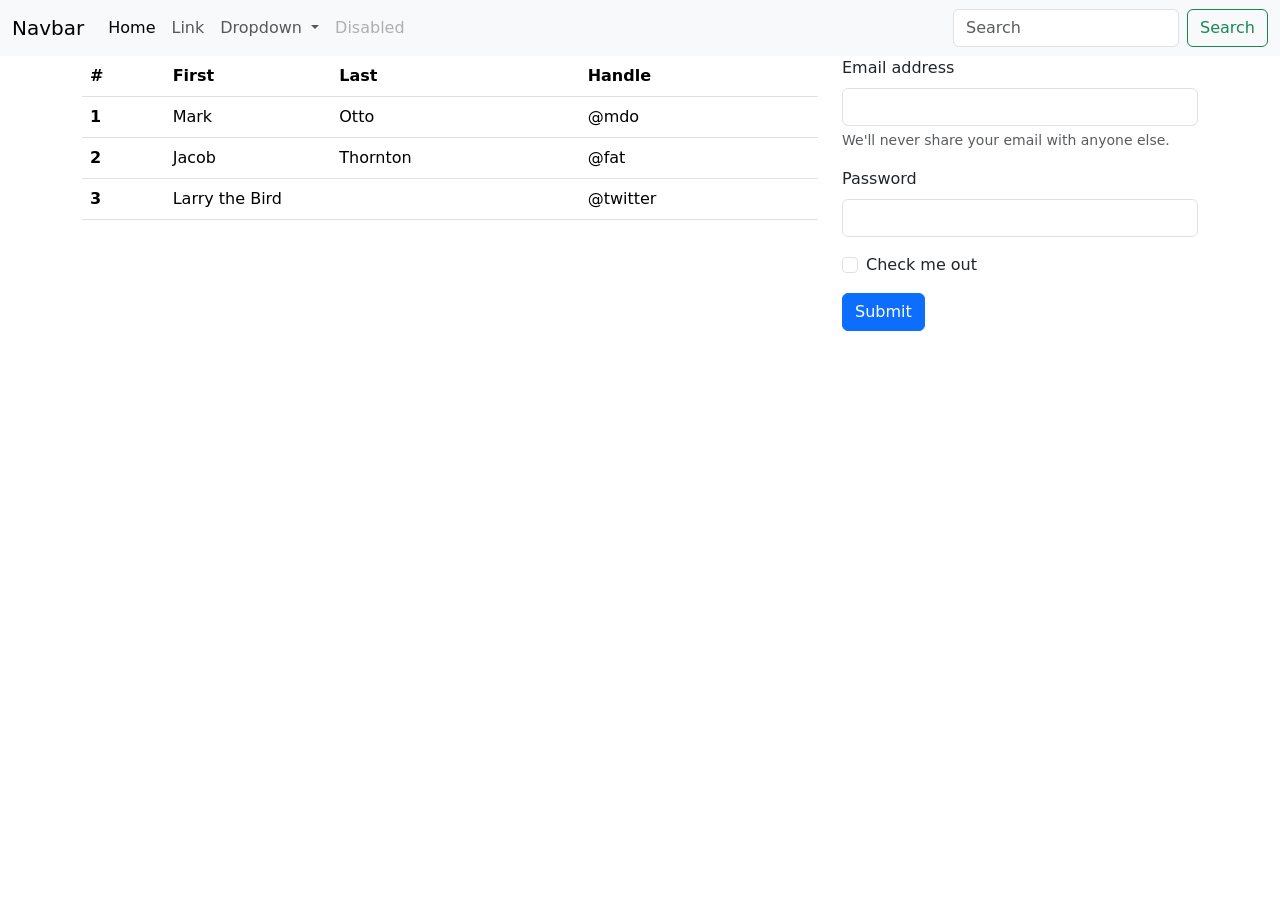
<file: index.html>
<!DOCTYPE html>
<html lang="en">
<head>
    <meta charset="UTF-8">
    <meta http-equiv="X-UA-Compatible" content="IE=edge">
    <meta name="viewport" content="width=device-width, initial-scale=1.0">
    <title>Document</title>
    <!-- CSS only -->
    <link href="https://cdn.jsdelivr.net/npm/bootstrap@5.1.3/dist/css/bootstrap.min.css" rel="stylesheet" integrity="sha384-1BmE4kWBq78iYhFldvKuhfTAU6auU8tT94WrHftjDbrCEXSU1oBoqyl2QvZ6jIW3" crossorigin="anonymous">
    <style>
        .colorInst {
            background-color: aqua;
        }
    </style>
</head>
<body>
    <header>
        <nav class="navbar navbar-expand-lg navbar-light bg-light">
            <div class="container-fluid">
              <a class="navbar-brand" href="#">Navbar</a>
              <button class="navbar-toggler" type="button" data-bs-toggle="collapse" data-bs-target="#navbarSupportedContent" aria-controls="navbarSupportedContent" aria-expanded="false" aria-label="Toggle navigation">
                <span class="navbar-toggler-icon"></span>
              </button>
              <div class="collapse navbar-collapse" id="navbarSupportedContent">
                <ul class="navbar-nav me-auto mb-2 mb-lg-0">
                  <li class="nav-item">
                    <a class="nav-link active" aria-current="page" href="#">Home</a>
                  </li>
                  <li class="nav-item">
                    <a class="nav-link" href="#">Link</a>
                  </li>
                  <li class="nav-item dropdown">
                    <a class="nav-link dropdown-toggle" href="#" id="navbarDropdown" role="button" data-bs-toggle="dropdown" aria-expanded="false">
                      Dropdown
                    </a>
                    <ul class="dropdown-menu" aria-labelledby="navbarDropdown">
                      <li><a class="dropdown-item" href="#">Action</a></li>
                      <li><a class="dropdown-item" href="#">Another action</a></li>
                      <li><hr class="dropdown-divider"></li>
                      <li><a class="dropdown-item" href="#">Something else here</a></li>
                    </ul>
                  </li>
                  <li class="nav-item">
                    <a class="nav-link disabled">Disabled</a>
                  </li>
                </ul>
                <form class="d-flex">
                  <input class="form-control me-2" type="search" placeholder="Search" aria-label="Search">
                  <button class="btn btn-outline-success" type="submit">Search</button>
                </form>
              </div>
            </div>
          </nav>
    </header>
    
    <main>
        <section>
            <div class="container">
                <div class="row">
                    <div class="col-sm-12 col-md-6 col-lg-8">
                        <table class="table">
                            <thead>
                              <tr>
                                <th scope="col">#</th>
                                <th scope="col">First</th>
                                <th scope="col">Last</th>
                                <th scope="col">Handle</th>
                              </tr>
                            </thead>
                            <tbody>
                              <tr>
                                <th scope="row">1</th>
                                <td>Mark</td>
                                <td>Otto</td>
                                <td>@mdo</td>
                              </tr>
                              <tr>
                                <th scope="row">2</th>
                                <td>Jacob</td>
                                <td>Thornton</td>
                                <td>@fat</td>
                              </tr>
                              <tr>
                                <th scope="row">3</th>
                                <td colspan="2">Larry the Bird</td>
                                <td>@twitter</td>
                              </tr>
                            </tbody>
                          </table>
                    </div>
                    <div class="col">
                        <form>
                            <div class="mb-3">
                              <label for="exampleInputEmail1" class="form-label">Email address</label>
                              <input type="email" class="form-control" id="exampleInputEmail1" aria-describedby="emailHelp">
                              <div id="emailHelp" class="form-text">We'll never share your email with anyone else.</div>
                            </div>
                            <div class="mb-3">
                              <label for="exampleInputPassword1" class="form-label">Password</label>
                              <input type="password" class="form-control" id="exampleInputPassword1">
                            </div>
                            <div class="mb-3 form-check">
                              <input type="checkbox" class="form-check-input" id="exampleCheck1">
                              <label class="form-check-label" for="exampleCheck1">Check me out</label>
                            </div>
                            <button type="submit" class="btn btn-primary">Submit</button>
                          </form>
                    </div>
                </div>
            </div>
        </section>        
    </main>
    <!-- JavaScript Bundle with Popper -->
    <script src="https://cdn.jsdelivr.net/npm/bootstrap@5.1.3/dist/js/bootstrap.bundle.min.js" integrity="sha384-ka7Sk0Gln4gmtz2MlQnikT1wXgYsOg+OMhuP+IlRH9sENBO0LRn5q+8nbTov4+1p" crossorigin="anonymous"></script>
</body>
</html>
</file>
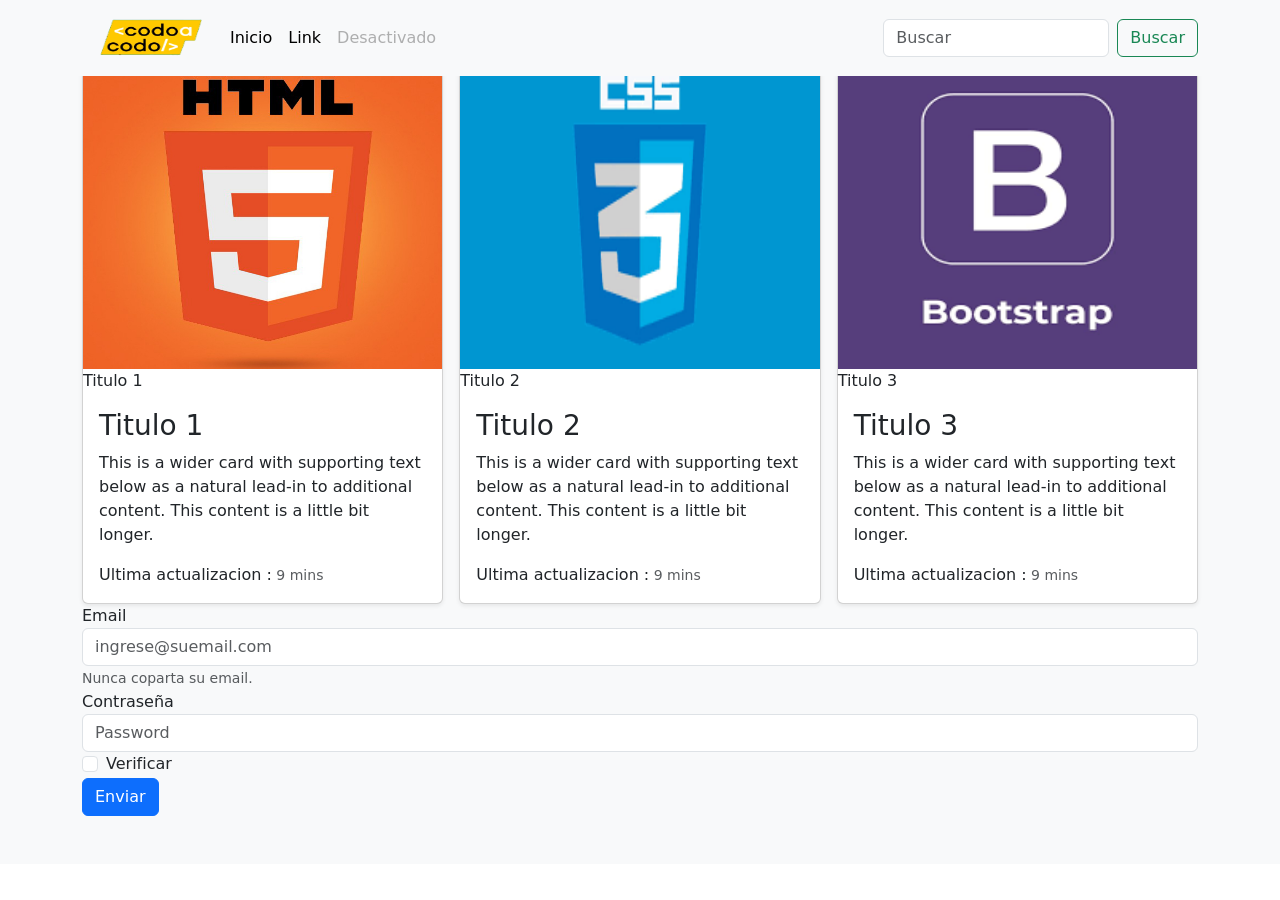
<file: Actividad práctica obligatoria/index.html>
<!DOCTYPE html>
<html lang="es">
<head>
    <meta charset="UTF-8">
    <meta http-equiv="X-UA-Compatible" content="IE=edge">
    <meta name="viewport" content="width=device-width, initial-scale=1.0">
    <link href="https://cdn.jsdelivr.net/npm/bootstrap@5.1.3/dist/css/bootstrap.min.css" rel="stylesheet">
    <script src="https://cdn.jsdelivr.net/npm/bootstrap@5.1.3/dist/js/bootstrap.bundle.min.js"></script>
    <title>Sitio con Bootstrap</title>
</head>




<body>
    <header>
        <nav class="navbar navbar-expand-md navbar-light fixed-top bg-light">     
        
          <div class="container">
            <img src="img/codoacodo.png" alt="" width="140" height="60"class="d-inline-block align-text-top">
            <button class="navbar-toggler" type="button" data-bs-toggle="collapse" data-bs-target="#navbarCollapse" aria-controls="navbarCollapse" aria-expanded="false" aria-label="Toggle navigation">
              <span class="navbar-toggler-icon"></span>
            </button>
            <div class="collapse navbar-collapse" id="navbarCollapse">
              <ul class="navbar-nav me-auto mb-2 mb-md-0">
              
                <li class="nav-item">
                  <a class="nav-link active" aria-current="page" href="#">Inicio</a>
                </li>
                <li class="nav-item">
                  <a class="nav-link active" aria-current="page" href="#">Link</a>
                </li>
                <li class="nav-item">
                  <a class="nav-link disabled" aria-current="page" href="#">Desactivado</a>
                </li>
            
              </ul>
              <form class="d-flex">
                <input class="form-control me-2" type="search" placeholder="Buscar" aria-label="Search">
                <button class="btn btn-outline-success" type="submit">Buscar</button>
              </form>
            </div>
          </div>
        </nav>
      </header>
      <main>

        <style>
            .bd-placeholder-img {
              font-size: 1.125rem;
              text-anchor: middle;
              -webkit-user-select: none;
              -moz-user-select: none;
              user-select: none;
            }
        
            @media (min-width: 768px) {
              .bd-placeholder-img-lg {
                font-size: 3.5rem;
              }
            }
          </style>

      <div class="album py-5 bg-light">
        <div class="container">
    
          <div class="row row-cols-1 row-cols-sm-2 row-cols-md-3 g-3">
            <div class="col">
              <div class="card shadow-sm">
                <img class="bd-placeholder-img card-img-top" width="100%" height="320" src="img/HTML5.jpg" role="img" aria-label="Placeholder: Thumbnail" preserveAspectRatio="" focusable="false"><title>Placeholder</title><rect width="100%" height="100%" fill="#55595c"/><text x="50%" y="50%" fill="#eceeef" dy=".3em">Titulo 1</text></img>
    
                <div class="card-body">                    
                    <h3 class="card-text">Titulo 1</h2>
                  <p class="card-text">This is a wider card with supporting text below as a natural lead-in to additional content. This content is a little bit longer.</p>
                  <div class="d-flex justify-content-between align-items-center">
                    <p class="card-text">Ultima actualizacion :<small class="text-muted"> 9 mins</small></p>
                    
                  </div>
                </div>
              </div>
            </div>
            <div class="col">
              <div class="card shadow-sm">
                <img class="bd-placeholder-img card-img-top" width="" height="320" src="img/css3.png" role="img" aria-label="Placeholder: Thumbnail" preserveAspectRatio="" focusable="false"><title>Placeholder</title><rect width="100%" height="100%" fill="#55595c"/><text x="50%" y="50%" fill="#eceeef" dy=".3em">Titulo 2</text></img>
    
                <div class="card-body">
                    <h3 class="card-text">Titulo 2</h3>
                  <p class="card-text">This is a wider card with supporting text below as a natural lead-in to additional content. This content is a little bit longer.</p>
                  <div class="d-flex justify-content-between align-items-center">
                    
                    <p class="card-text">Ultima actualizacion :<small class="text-muted"> 9 mins</small></p>
                  </div>
                </div>
              </div>
            </div>
            <div class="col">
              <div class="card shadow-sm">
                <img class="bd-placeholder-img card-img-top" width="100%" height="320" src="img/bootstrap.png" role="img" aria-label="Placeholder: Thumbnail" preserveAspectRatio="" focusable="false"><title>Placeholder</title><rect width="100%" height="100%" fill="#55595c"/><text x="50%" y="50%" fill="#eceeef" dy=".3em">Titulo 3</text></img>
    
                <div class="card-body">
                    <h3 class="card-text">Titulo 3</h3>
                  <p class="card-text">This is a wider card with supporting text below as a natural lead-in to additional content. This content is a little bit longer.</p>
                  <div class="d-flex justify-content-between align-items-center">
                    
                    <p class="card-text">Ultima actualizacion :<small class="text-muted"> 9 mins</small></p>
                  </div>
                </div>
              </div>
            </div>
        </div>
        <form>
            <div class="form-group">
              <label for="exampleInputEmail1">Email</label>
              <input type="email" class="form-control" id="exampleInputEmail1" aria-describedby="emailHelp" placeholder="ingrese@suemail.com">
              <small id="emailHelp" class="form-text text-muted">Nunca coparta su email.</small>
            </div>
            <div class="form-group">
              <label for="exampleInputPassword1">Contraseña</label>
              <input type="password" class="form-control" id="exampleInputPassword1" placeholder="Password">
            </div>
            <div class="form-check">
              <input type="checkbox" class="form-check-input" id="exampleCheck1">
              <label class="form-check-label" for="exampleCheck1">Verificar</label>
            </div>
            <button type="submit" class="btn btn-primary">Enviar</button>
          </form>
    </div>

</main>

</body>
</html>
</file>
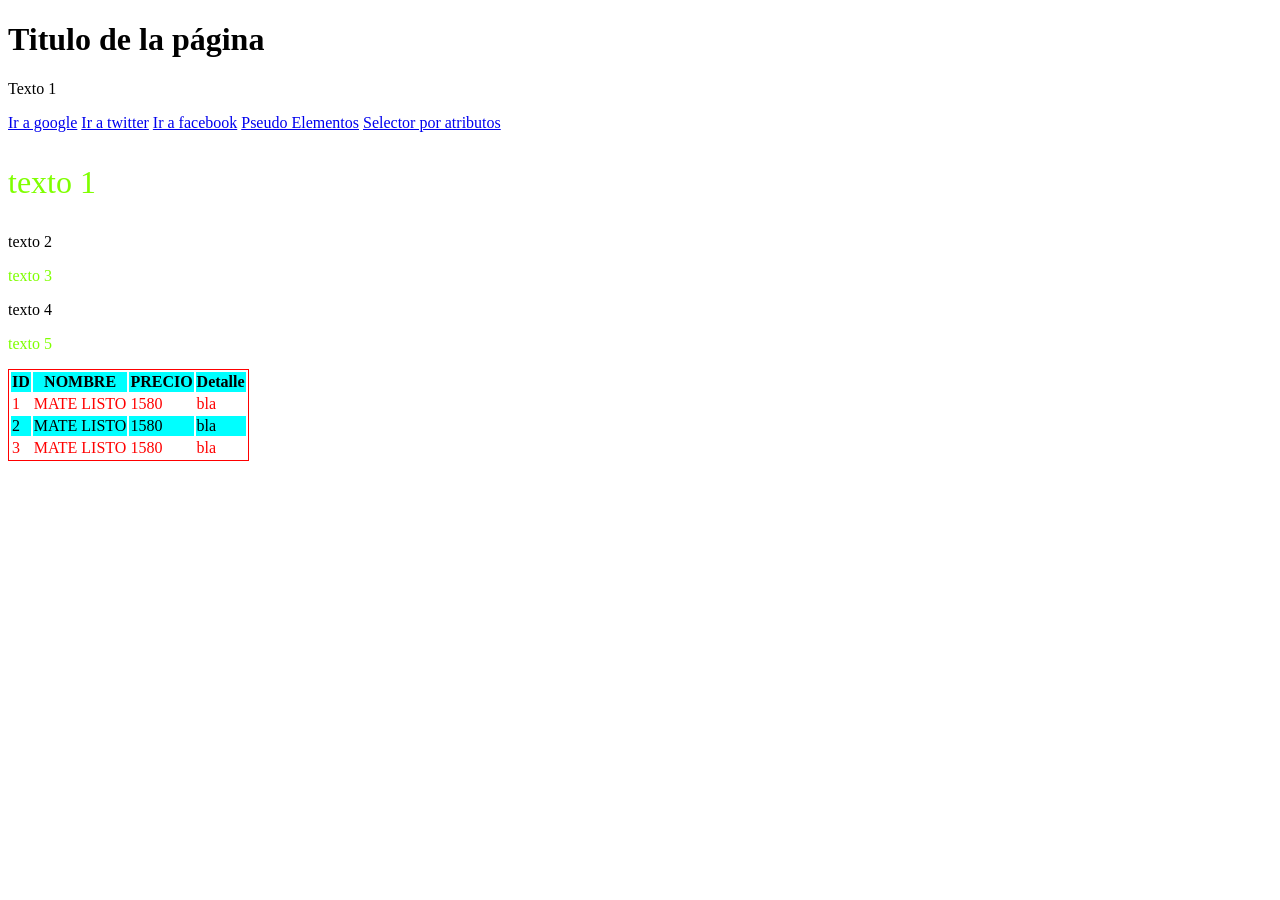
<file: clase10/index.html>
<!DOCTYPE html>
<html lang="en">
<head>
    <meta charset="UTF-8">
    <meta http-equiv="X-UA-Compatible" content="IE=edge">
    <meta name="viewport" content="width=device-width, initial-scale=1.0">
    <title>Document</title>
    <style>
        /*pseudo clases*/
        /*visited*/
        a:visited {
            color: aquamarine;
        }

        /*pasar el mouse por arriba*/
        a:hover {
            color:blueviolet;
            font-size: 18px;
            text-decoration: line-through;
        }
        /*active*/
        a:active {
            color:green;
            text-transform: uppercase;
        }

        /*nth-child(n)*/
        div p:nth-child(1) {
            color: green;
            font-size: 2em;
        }

        div p:nth-child(odd) {
            color: chartreuse;
        }

        /*table*/
        table {
            border: 1px solid red;
        }

        /*rodrigo */
        table tr:nth-child(even) {
            color:red
        }
        table tr:nth-child(odd) {
            background-color:aqua
        }

        /*
            especificidad
            !important
        */
    </style>
</head>
<body>
    
    <main>
        <h1>Titulo de la página</h1>        
        <section>
            <p>Texto 1</p>            
            <a href="http://www.google.com.ar">Ir a google</a>
            <a href="http://www.twitter.com">Ir a twitter</a>
            <a href="http://www.facebook.com">Ir a facebook</a>
            <a href="pseudoelementos.html">Pseudo Elementos</a>
            <a href="selectorporatr.html">Selector por atributos</a>
        </section>

        <section>
            <div>
                <p>texto 1</p>
                <p>texto 2</p>
                <p>texto 3</p>
                <p>texto 4</p>
                <p>texto 5</p>
            </div>

            <table>
                <tr class="titulos">
                    <th>ID</th>
                    <th>NOMBRE</th>
                    <th>PRECIO</th>
                    <th>Detalle</th>
                </tr>
                <tr class="registros">
                    <td>1</td>
                    <td>MATE LISTO</td>
                    <td>1580</td>
                    <td>bla</td>
                </tr>
                <tr class="registros">
                    <td>2</td>
                    <td>MATE LISTO</td>
                    <td>1580</td>
                    <td>bla</td>
                </tr>
                <tr class="registros">
                    <td>3</td>
                    <td>MATE LISTO</td>
                    <td>1580</td>
                    <td>bla</td>
                </tr>
            </table>
        </section>
    </main>
</body>
</html>
</file>
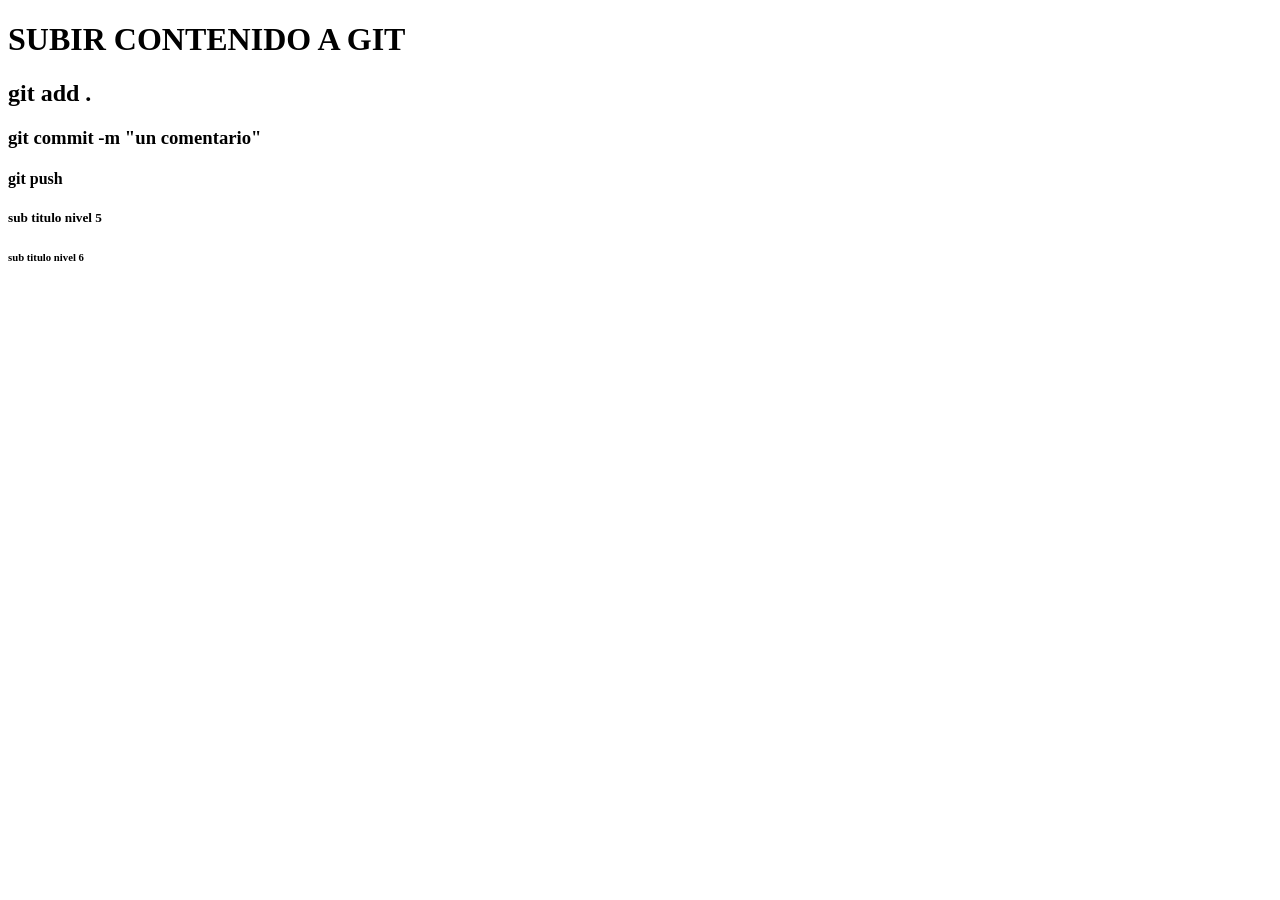
<file: Clase2/index.html>
<!DOCTYPE html>
<html lang="en">
<head>
    <meta charset="UTF-8">
    <meta http-equiv="X-UA-Compatible" content="IE=edge">
    <meta name="viewport" content="width=device-width, initial-scale=1.0">
    <title>Document</title>
</head>
<body>
    <!-- comentario html: esto el navegador no lo procesa -->
    <!-- etiquetas o elementos de html-->
    <!-- apertura  <  y cierre >  -->
    <h1>SUBIR CONTENIDO A GIT</h1>
    <h2>git add .</h2>
    <h3>git commit -m "un comentario"</h3>
    <h4>git push</h4>
    <h5>sub titulo nivel 5</h5>
    <h6>sub titulo nivel 6</h6>
</body>
</html>
</file>
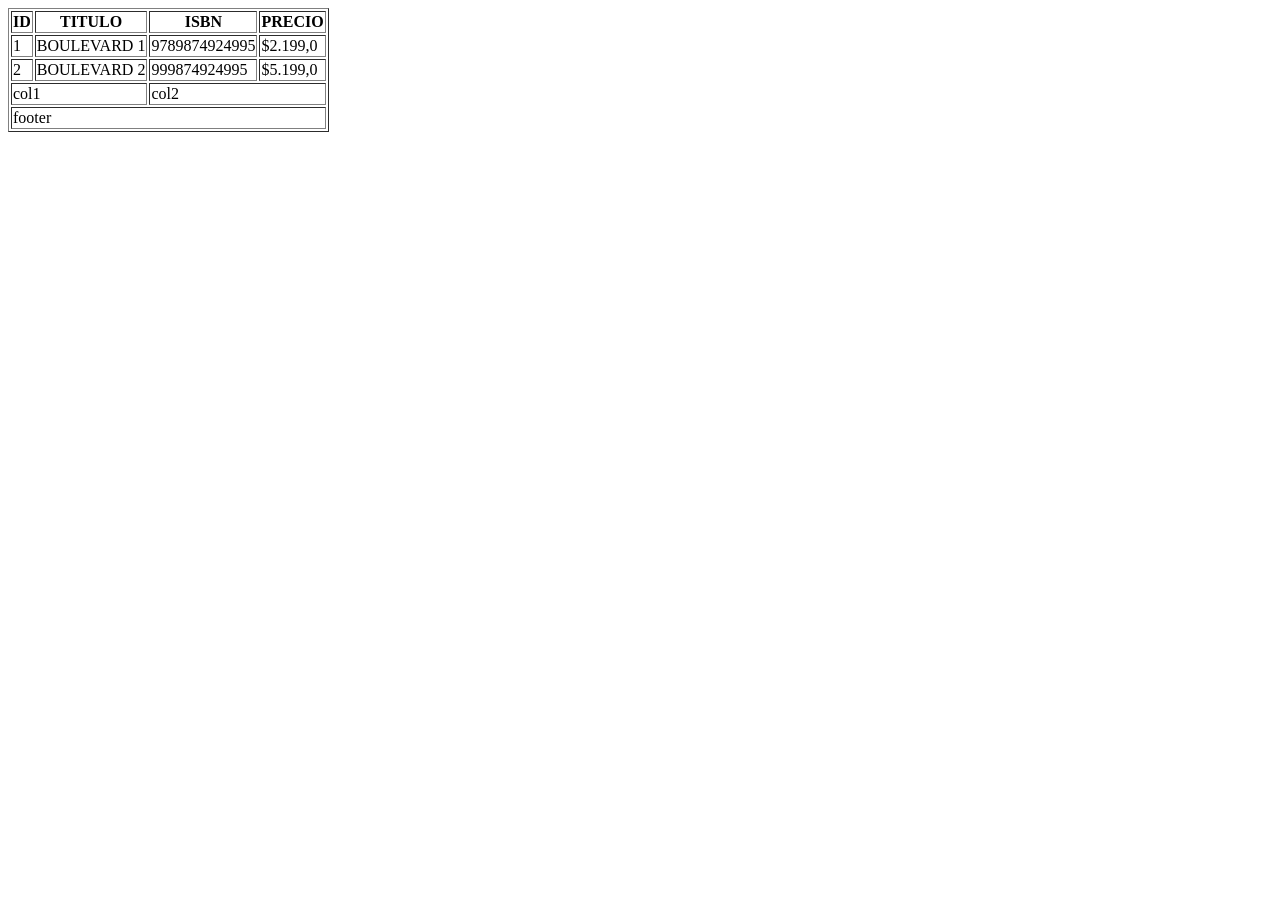
<file: Clase4/index.html>
<!DOCTYPE html>
<html lang="en">
<head>
    <meta charset="UTF-8">
    <title>Clase4</title>
</head>
<body>
    <!-- TABLE articulos-->
    <table border="1">
        <!-- titulos de las columnas-->
        <tr>
            <th>ID</th>
            <th>TITULO</th>
            <th>ISBN</th>
            <th>PRECIO</th>
        </tr>
        <!--filas 1-->
        <tr>
            <td>1</td>
            <td>BOULEVARD 1</td>
            <td>9789874924995</td>
            <td>$2.199,0</td>
        </tr>
        <!--fila 2-->
        <tr>
            <td>2</td>
            <td>BOULEVARD 2</td>
            <td>999874924995</td>
            <td>$5.199,0</td>
        </tr>
        <tr>
            <td colspan="2">col1</td>
            <td colspan="2">col2</td>
        </tr>
        <tfoot>
            <tr>
                <td colspan="4">footer</td>
            </tr>
        </tfoot>
    </table>

</body>
</html>
</file>
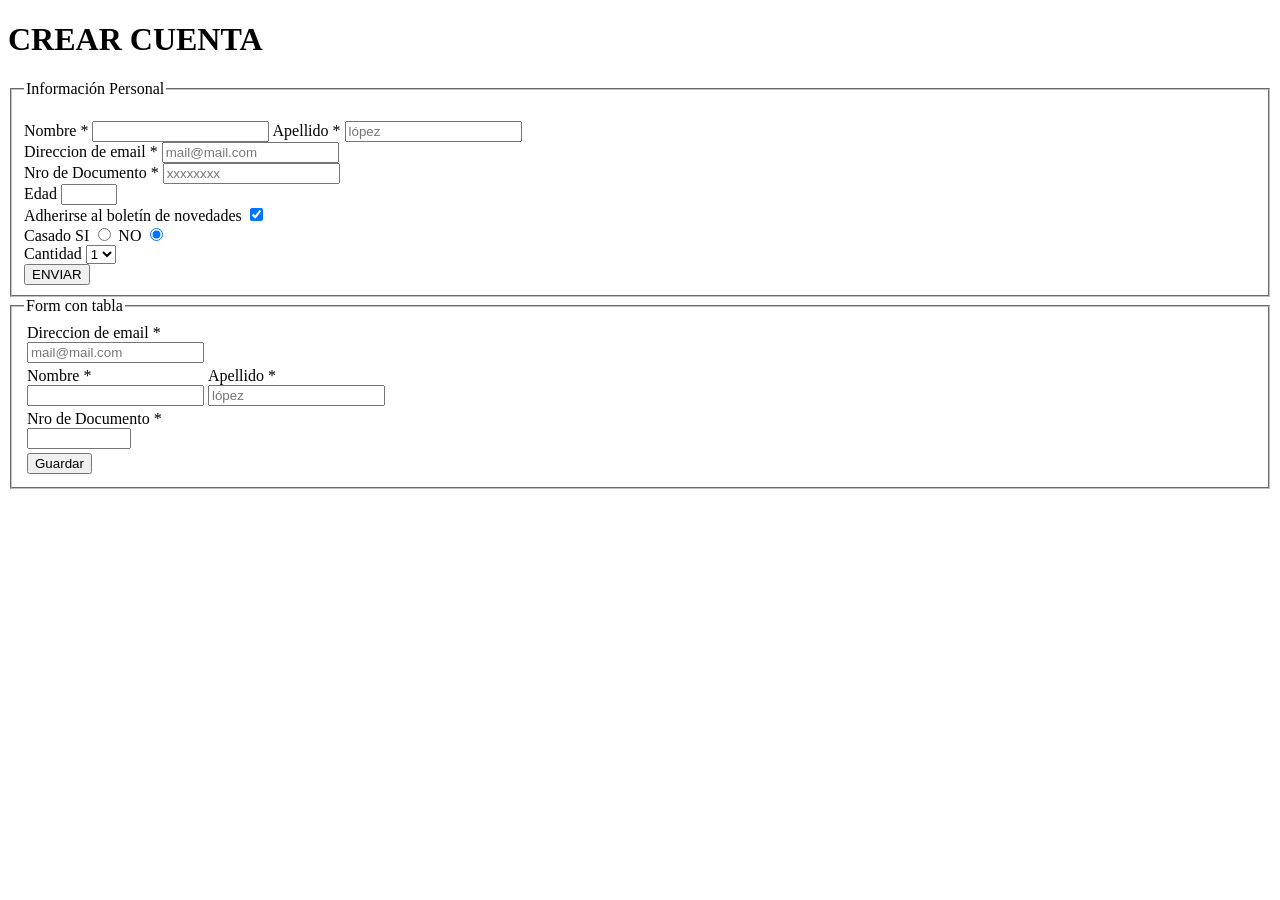
<file: Clase5/index.html>
<!DOCTYPE html>
<html lang="en">

<head>
    <meta charset="UTF-8">
    <title>clase5</title>
</head>

<body>
    <h1>CREAR CUENTA</h1>
    <fieldset>
        <legend>
            Informaci&oacute;n Personal
        </legend>
        <form>
            <br>            
            <label>Nombre *</label>
            <input type="text" name="nombre">
            <label>Apellido *</label>
            <input type="text" name="apellido" placeholder="lópez">
            <br>
            <label>Direccion de email *</label>
            <input type="email" name="email" placeholder="mail@mail.com">
            <br>
            <label>Nro de Documento *</label>
            <input type="text" name="apellido" placeholder="xxxxxxxx">
            <br>

            <!--solo numeros-->
            <label>Edad</label>
            <input type="number" min="0" max="999">
            <br>
            <label>Adherirse al boletín de novedades</label>
            <input type="checkbox" name ="adh" value="SI" checked>
            <br>

            <label>Casado</label>
            <span>SI</span>
            <input type="radio" name="casado" value="SI">
            <span>NO</span>
            <input type="radio" name="casado" value="NO" checked>
            <br>

            <label>Cantidad</label>
            <select>
                <option value="1">1</option>
                <option value="2">2</option>
                <option value="3">3</option>
            </select>
            <br>
            <input type="submit" value="ENVIAR">
        </form>
    </fieldset>

    <fieldset>
        <legend>Form con tabla</legend>
        <form action="../clase4/index.html" method="POST">
            <table>
                <tr>
                    <td colspan="2">
                        <label>Direccion de email *</label><br>
                        <input type="email" name="email" placeholder="mail@mail.com">
                    </td>
                </tr>
                <tr>
                    <td>
                        <label>Nombre *</label><br>
                        <input type="text" name="nombre" maxlength="100">
                    </td>
                    <td>
                        <label>Apellido *</label><br>
                        <input type="text" name="apellido" placeholder="lópez">
                    </td>
                </tr>
                <tr>
                    <td>
                        <label>Nro de Documento *</label><br>
                        <input type="number" name="dni" min="0" max="999999999">
                    </td>
                </tr>
                <tr>
                    <td>                        
                        <input type="submit" value="Guardar">
                    </td>
                </tr>
            </table>
        </form>
    </fieldset>
</body>

</html>
</file>
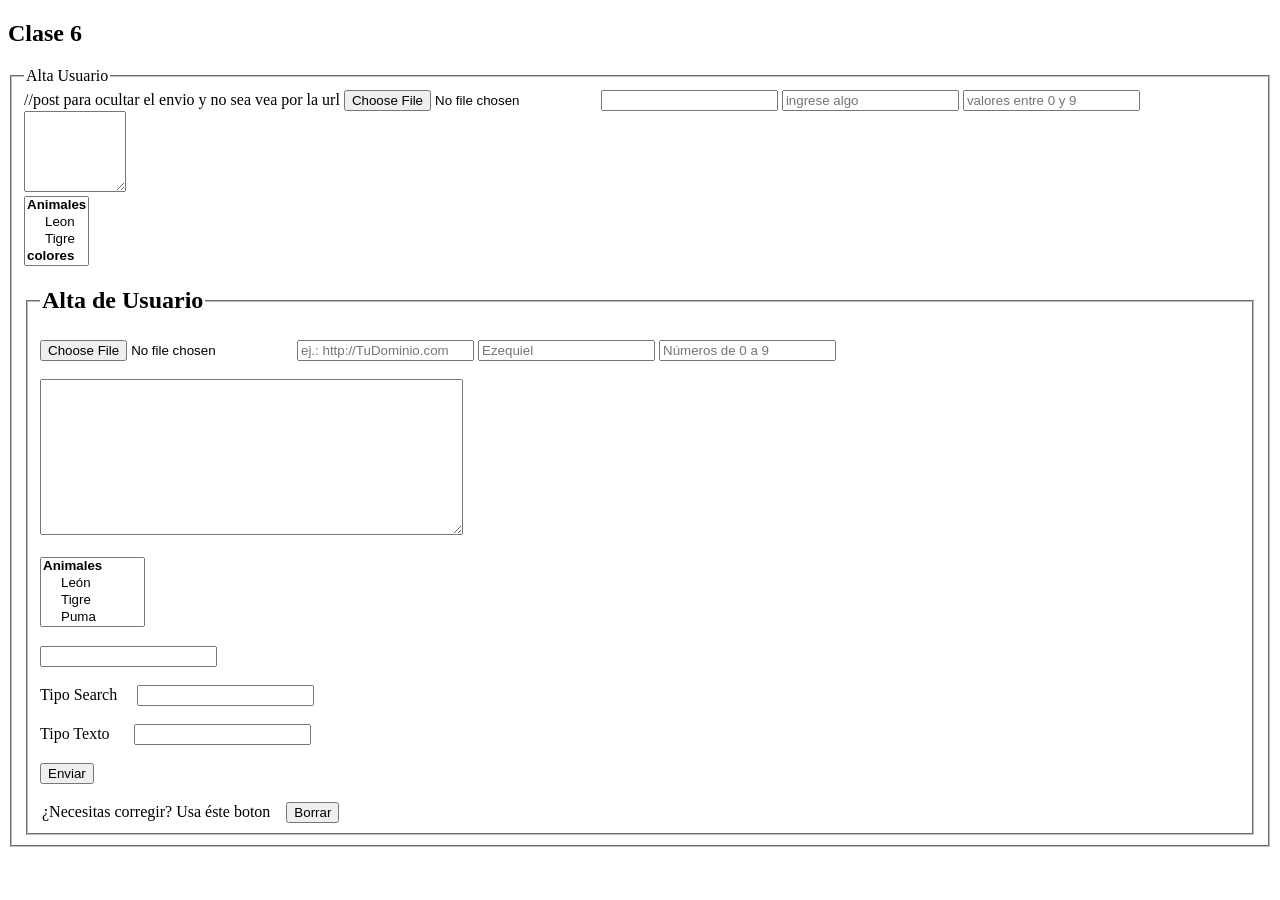
<file: Clase6/index.html>
<!DOCTYPE html>
<html lang="en">
<head>
    <meta charset="UTF-8">
    <meta http-equiv="X-UA-Compatible" content="IE=edge">
    <meta name="viewport" content="width=device-width, initial-scale=1.0">
    <title>Document</title>
</head>
<body>
    <main>

<main>
    <section>
        <h1>Clase 6</h1>
        <fieldset>
            <legend>Alta Usuario</legend>
            <form action="AltaUsuario.html" method="post"> //post para ocultar el envio y no sea vea por la url
                <input type="file" name="dni-frente">
                <input type="hidden" value="valor oculto" name="campoHidden">
                <input type="url" name="url http://dominio.com.ar">
                <input type="text" name="nombre" required placeholder="ingrese algo">
                <input type="text" placeholder="valores entre 0 y 9" required placeholder="[0-9]">
                
                <br>
                <textarea name="info entra" cols="10" rows="5"></textarea>
                <br>
                <select multiple>
                    <optgroup label="Animales">                       
                                <option>Leon</option>
                                <option>Tigre</option>                                          
                    </optgroup >
                    <optgroup label="colores">
                        <option>Rojo</option>
                        <option>Azul</option>                        
                    </optgroup>
                </select>

            <!-- Formulario  -->
            <fieldset>
                <legend><h2>Alta de Usuario</h2></legend>

                <form action="AltaUsuario.html" method="post">
                    <!-- Nuevos types respecto de Clase5: file, hidden, url -->
                    <!-- Nuevos atributos: required, pattern, placeholder -->

                    <input type="file" name="Dni-Frente" required>
                    <input type="hidden" value="ValorOculto" name="CampoHidden">
                    <input type="url" name="url" placeholder="ej.: http://TuDominio.com" required>

                    <input type="text" name="nombre" placeholder="Ezequiel" required>

                    <input type="text" pattern="[0-9]" placeholder="N&uacute;meros de 0 a 9" required>
                    <br>                   
                    <br>
                    <textarea name="Agregue lo que deseé aquí" cols="50" rows="10" required></textarea>
                    <br>
                    <br>
                  
                    <select name="Opciones Multiples" multiple required>
                        <optgroup label="Animales">
                            <option>León</option>
                            <option>Tigre</option>
                            <option>Puma</option>
                        </optgroup>
                        <optgroup label="Constelaciones">
                            <option>Osa Mayor</option>
                            <option>Orion</option>
                            <option>Capricornio</option>
                        </optgroup>
                    </select>
                    <br>
                    <br>
                   
                    <input list="Browsers">
                    <datalist id="Browsers" name="ListBrowsers">
                        <option>Firefox</option>
                        <option>Opera</option>
                        <option>Edge</option>
                        <option>Chrome</option>
                    </datalist>
                    <br>
                    <br>
                   
                    <label for="buscar">Tipo Search&emsp;</label>
                    <input type="search" name="buscar" id="buscar">
                    <br>
                    <br>
                    <label for="text">Tipo Texto  &emsp;</label>
                    <input type="text" name="texto" id="text">
                    <br>
                    <br>
                    <input type="submit" value="Enviar">
                    <br>
                    <br>
                    <legend>¿Necesitas corregir? Usa éste boton&emsp;<input type="reset" value="Borrar"></legend>
                </form>

            </fieldset>
        </section>

    </main>
</body>
</html>
</file>
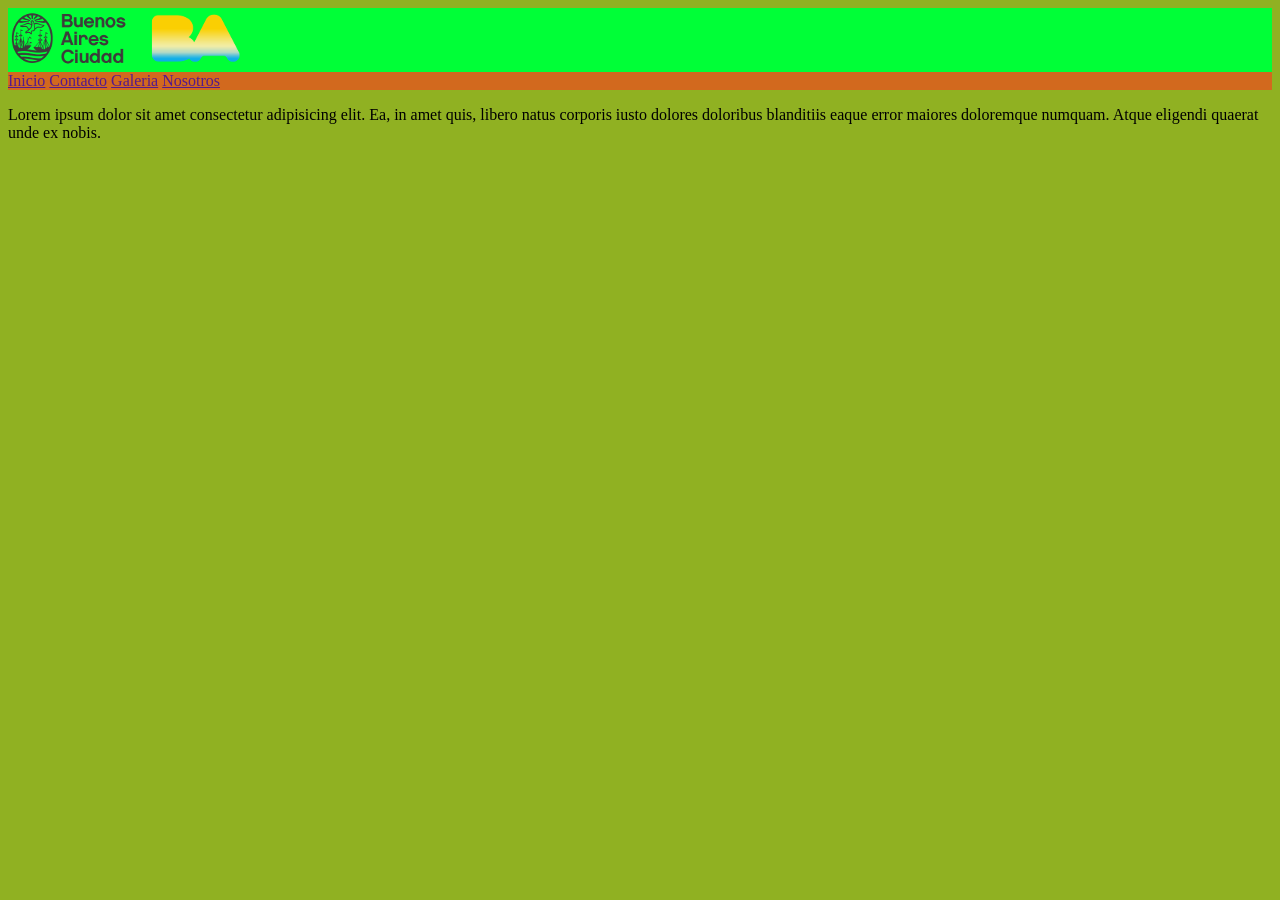
<file: clase7.0/index.html>
<!DOCTYPE html>
<html lang="en">
<head>
    <meta charset="UTF-8">
    <meta http-equiv="X-UA-Compatible" content="IE=edge">
    <meta name="viewport" content="width=device-width, initial-scale=1.0">
    <title>Document</title>

    <link rel="stylesheet" href="style.css">
    
    <style>
        body {
            background-color: rgb(144, 177, 34);
        }
    </style>
</head>
<body>
        <header id="header" class="cabecera">
            <img src="codo.png">
            <nav id="nav">
                <a href="">Inicio</a>
                <a href="">Contacto</a>
                <a href="">Galeria</a>
                <a href="">Nosotros</a> 
            </nav>
        </header>
        <section>
            <p>
                Lorem ipsum dolor sit amet consectetur adipisicing elit. Ea, in amet quis, libero natus corporis iusto dolores doloribus blanditiis eaque error maiores doloremque numquam. Atque eligendi quaerat unde ex nobis.
            </p>
        </section>
</body>
</html>
</file>
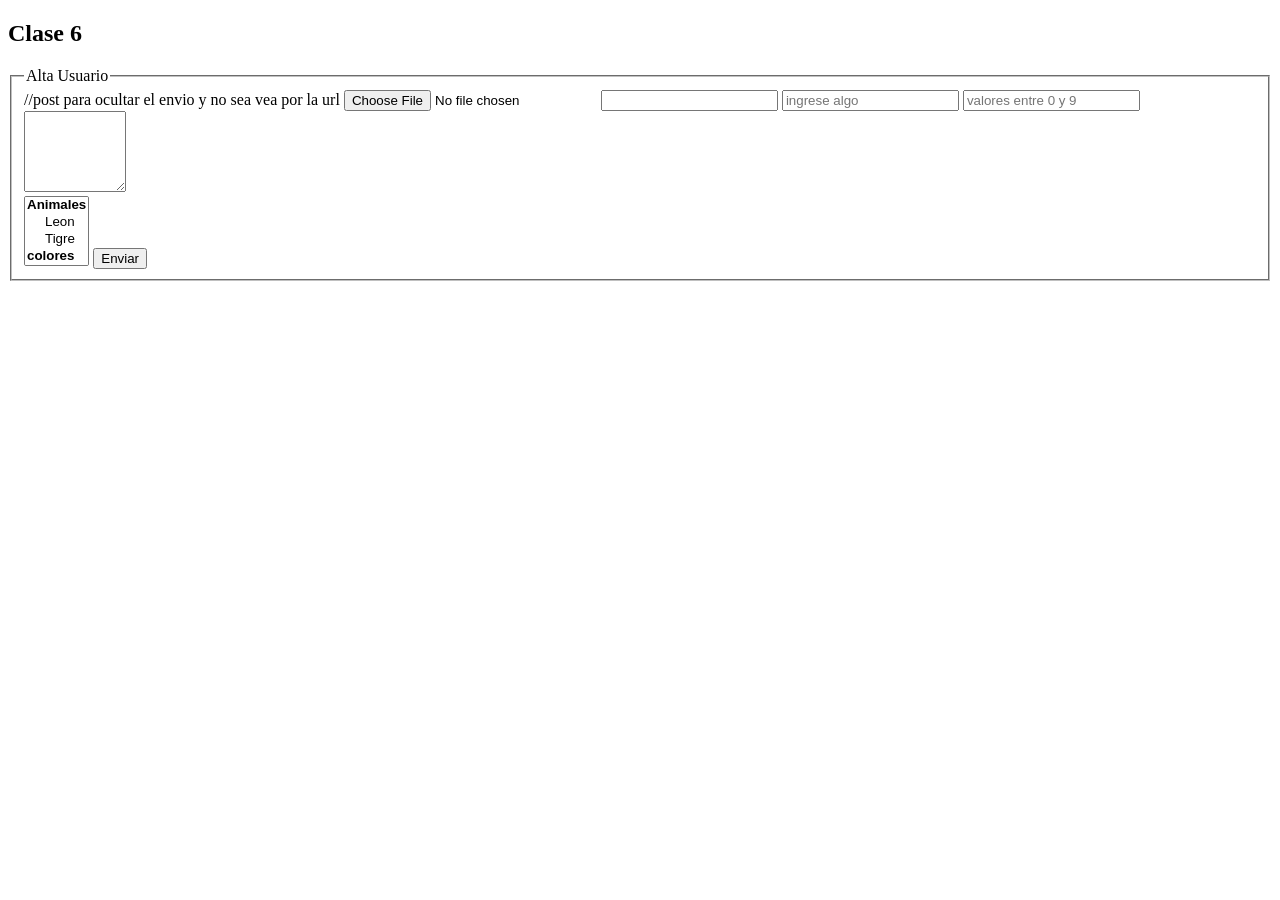
<file: Clase7/index.html>
<!DOCTYPE html>
<html lang="en">
<head>
    <meta charset="UTF-8">
    <meta http-equiv="X-UA-Compatible" content="IE=edge">
    <meta name="viewport" content="width=device-width, initial-scale=1.0">
    <title>Document</title>
</head>
<body>

<main>
    <section>
        <h1>Clase 6</h1>
        <fieldset>
            <legend>Alta Usuario</legend>
            <form action="AltaUsuario.html" method="post"> //post para ocultar el envio y no sea vea por la url
                <input type="file" name="dni-frente">
                <input type="hidden" value="valor oculto" name="campoHidden">
                <input type="url" name="url http://dominio.com.ar">
                <input type="text" name="nombre" required placeholder="ingrese algo">
                <input type="text" placeholder="valores entre 0 y 9" required placeholder="[0-9]">
                
                <br>
                <textarea name="info entra" cols="10" rows="5"></textarea>
                <br>
                <select multiple>
                    <optgroup label="Animales">                       
                                <option>Leon</option>
                                <option>Tigre</option>                                          
                    </optgroup >
                    <optgroup label="colores">
                        <option>Rojo</option>
                        <option>Azul</option>                        
                    </optgroup>
                </select>

                <input type="submit" value="Enviar">

            </form>


        </fieldset>
    </section>


</main>


    
</body>
</html>
</file>
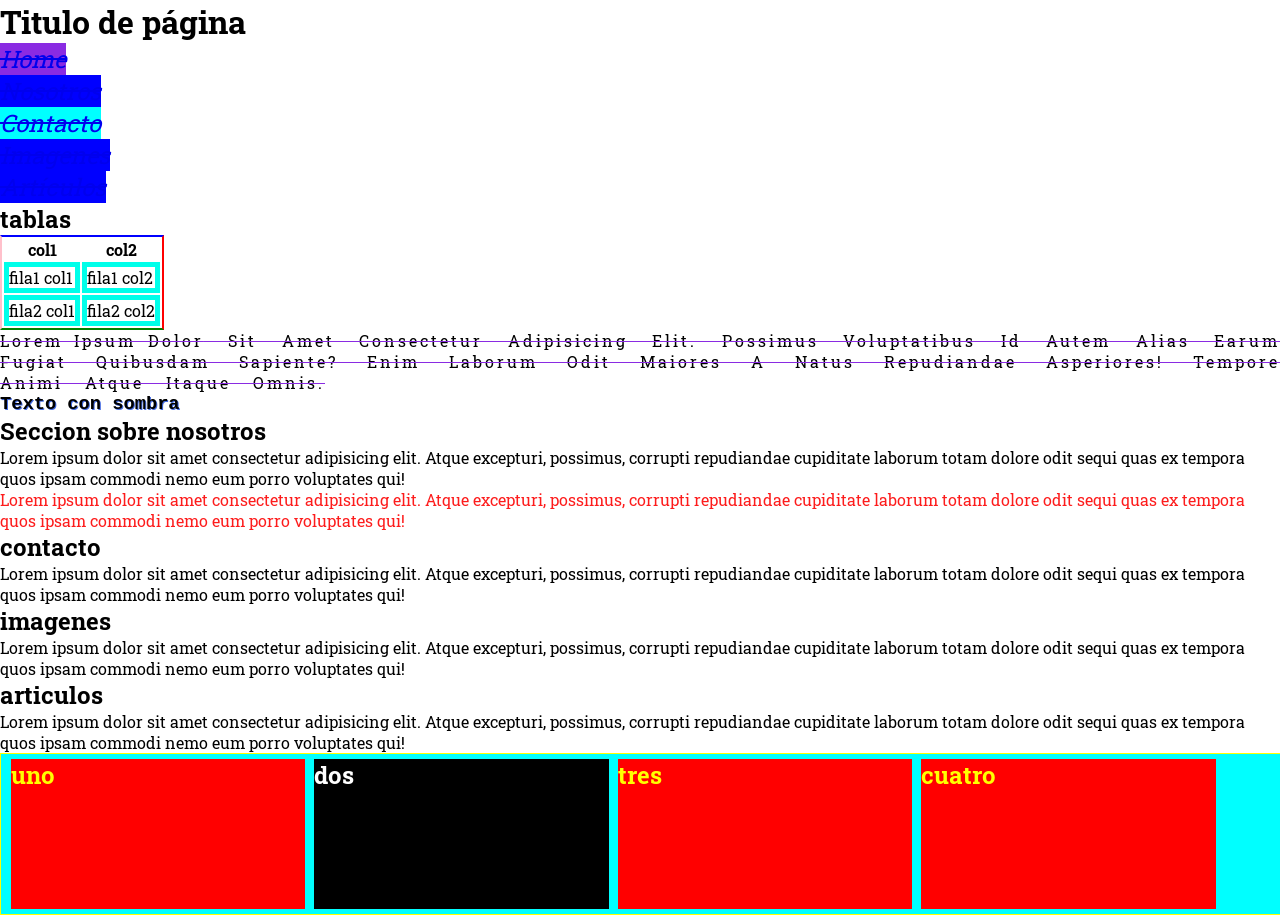
<file: Clase8/index.html>
<!DOCTYPE html>
<html lang="en">
<head>
    <meta charset="UTF-8">
    <meta http-equiv="X-UA-Compatible" content="IE=edge">
    <meta name="viewport" content="width=device-width, initial-scale=1.0">
    <title>Document</title>
    
    <!-- primer forma 
    <link rel="preconnect" href="https://fonts.googleapis.com">
    <link rel="preconnect" href="https://fonts.gstatic.com" crossorigin>
    <link href="https://fonts.googleapis.com/css2?family=Roboto+Slab:wght@100&display=swap" rel="stylesheet">
    -->
    <!--segunda forma
    <style>
        @import url('https://fonts.googleapis.com/css2?family=Roboto+Slab:wght@100&display=swap');
    </style>
    -->
    <!--ahora vinculo mi css al html-->
    <link rel="stylesheet" href="styles.css">
    <style>

        /*selector de atributo*/
        [href] {
            background-color: blueviolet;
            text-decoration: line-through;
        }
        /*atributos que sea exactamente con algo*/
        [href="#nosotros"] {
            background-color: orange;
        }

        /*comience algo*/
        [href^="#a"]{
            background-color: aqua;
        }
        /*que contenga algo*/
        [href*="a"] {
            background-color: aqua;
        }
        /*finalice con algo*/
        [href$="s"]{
            background-color: blue;
        }

        * {
            margin: 0;
            padding: 0;
        }

        /*hijo o hermano siguiente*/
        section .hijo1 + .hijo2{
            color: rgb(253, 28, 28);
        }

        /*ejercicio obligatrior*/
        .divBox {
            width: 100%;
            border: 1px solid black;
            background-color: aqua;
            padding: 5px;
            border: 1px solid yellow;
        }
        .divBoxContainer {
            height: 150px;
            margin-left: 5px;
            display: inline-block;
            width: 23%;
        }
        .divBox .divRed {
            background-color: red;
            color: yellow;
        }
        .divBox .divBlack {
            color: white;
            background-color: black;
        }
    </style>
</head>
<body>
    <header>
        <h1>Titulo de página</h1>
    </header>
    <main>
        <nav>
            <ul>
                <li>
                    <a href="index.html">Home</a>
                </li>
                <li>
                    <a href="#nosotros">Nosotros</a>
                </li>
                <li>
                    <a href="#contacto">Contacto</a>
                </li>   
                <li>
                    <a href="#imagenes">Imagenes</a>
                </li>
                <li>   
                    <a href="#articulos">Artículos</a>
                </li>
            </ul>
        </nav>
        <section>
            <h2>tablas</h2>
            <table>
                <tr>
                    <th>
                        col1
                    </th>
                    <th>
                        col2
                    </th>
                </tr>
                <tr>
                    <td>fila1 col1</td>
                    <td>fila1 col2</td>
                </tr>
                <tr>
                    <td>fila2 col1</td>
                    <td>fila2 col2</td>
                </tr>
            </table>
        </section>
        <section>
            <p class="text-right"><span>Lorem ipsum dolor</span> sit amet consectetur adipisicing elit. Possimus voluptatibus id autem alias earum fugiat quibusdam sapiente? Enim laborum odit maiores a natus repudiandae asperiores! Tempore animi atque itaque omnis.</p>
            <h3>Texto con sombra</h3>
        </section>
        <section id="nosotros">
            <h2>Seccion sobre nosotros</h2>
            <p class="hijo1">Lorem ipsum dolor sit amet consectetur adipisicing elit. Atque excepturi, possimus, corrupti repudiandae cupiditate laborum totam dolore odit sequi quas ex tempora quos ipsam commodi nemo eum porro voluptates qui!</p>
            <p class="hijo2">Lorem ipsum dolor sit amet consectetur adipisicing elit. Atque excepturi, possimus, corrupti repudiandae cupiditate laborum totam dolore odit sequi quas ex tempora quos ipsam commodi nemo eum porro voluptates qui!</p>
        </section>
        <section id="contacto">
            <h2>contacto</h2>
            <p>Lorem ipsum dolor sit amet consectetur adipisicing elit. Atque excepturi, possimus, corrupti repudiandae cupiditate laborum totam dolore odit sequi quas ex tempora quos ipsam commodi nemo eum porro voluptates qui!</p>
        </section>
        <section id="imagenes">
            <h2>imagenes</h2>
            <p>Lorem ipsum dolor sit amet consectetur adipisicing elit. Atque excepturi, possimus, corrupti repudiandae cupiditate laborum totam dolore odit sequi quas ex tempora quos ipsam commodi nemo eum porro voluptates qui!</p>
        </section>
        <section id="articulos">
            <h2>articulos</h2>
            <p>Lorem ipsum dolor sit amet consectetur adipisicing elit. Atque excepturi, possimus, corrupti repudiandae cupiditate laborum totam dolore odit sequi quas ex tempora quos ipsam commodi nemo eum porro voluptates qui!</p>
        </section>
        <section class="divBox">
            <div class="divBoxContainer divRed">
                <h1>uno</h1>
            </div>
            <div class="divBoxContainer divBlack">
                <h1>dos</h1>
            </div>
            <div class="divBoxContainer divRed">
                <h1>tres</h1>
            </div>
            <div class="divBoxContainer divRed">
                <h1>cuatro</h1>
            </div>
        </section>
    </main>
</body>
</html>
</file>
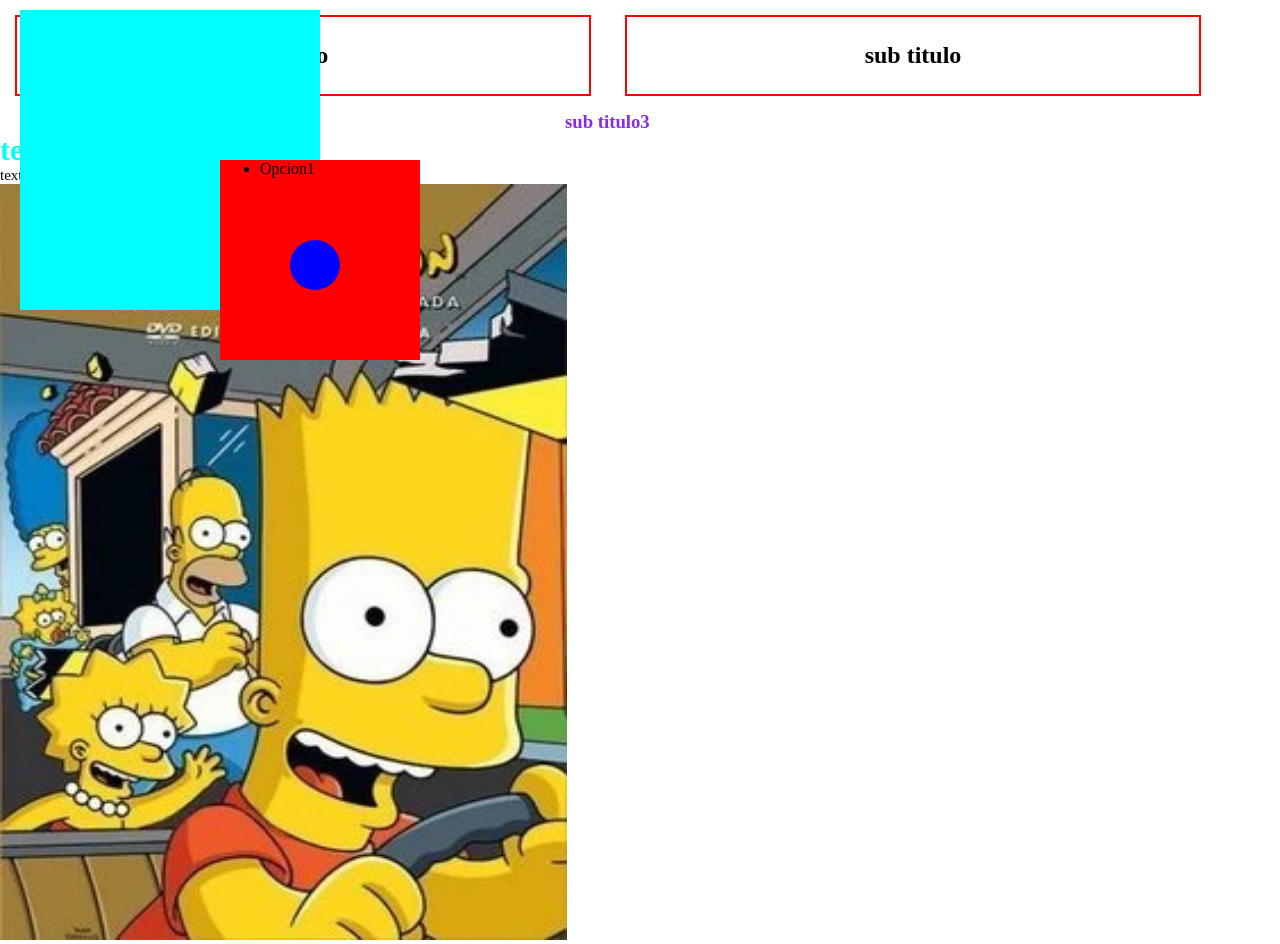
<file: clase9/index.html>
<!DOCTYPE html>
<html lang="en">
<head>
    <meta charset="UTF-8">
    <meta http-equiv="X-UA-Compatible" content="IE=edge">
    <meta name="viewport" content="width=device-width, initial-scale=1.0">
    <title>Document</title>
    <style>
        * {
            /*elimino los margenes (margin)*/
            margin: 0px;
        }

        .divBox {
            margin: 15px;
            border: 2px solid red;
            padding: 25px 10px;
            width: 45%;
            box-sizing: border-box;
            display: inline-block;
            text-align: center;
        }

        /*especificidad*/
        /*
         !importan > inline > id > clases
        */

        h3{
            color: aqua; 
        }
        #sec1 {
            color:blue
        }

        /*centrar sec2*/
        #sec2 {
            /*text-align: center;*/
            margin: 0 auto;
            width: 150px;
        }

        /*
            MEDIDAS 
            > absolutas: 1px = 0.26mm
                         mm
                         cm
                         pt: puntos 0.35 mm
                         im: pulgdas 2.54 cm
                         pc: pica 4.23 mm

            > relativas:    em: div 10px > 2em=20px
                            rem: root element <html> : 16px 
                >flexibles: vw: viewport width
                            vh: viewport height
        */
        .medidas {
            font-size: 10px;
        }
        .medidas h3 {
            font-size: 3em; /*10 px * 3 = 30px*/
        }
        .medidas p {
            font-size: 1.5em; /*10 px * 3 = 30px*/
        }
        .foto {
            width: 15cm;
            height: 20cm;
            background-color: antiquewhite;
        }

        /*posicionamiento*/
        .cuadrado {
            width: 200px;
            height: 200px;
            background: red;
            position: relative;
            left: 200px;
            top:150px;
        }
        .circulo {
            background: blue;
            width: 50px;
            height: 50px;
            position: absolute;
            top: 40%;
            left: 35%;
            border-radius: 50%;
        }
        .fijo {
            width: 300px;
            height: 300px;
            top: 10px;
            left: 20px;
            background-color: aqua;
            position: fixed;
        }
    </style>
</head>
<body>
    <main>
        <section>
            <div class="fijo">
                <div class="cuadrado">
                    <ul>
                        <li>
                            <a>Opcion1</a>
                        </li>
                    </ul>
                    <div class="circulo"></div>
                </div>            
            </div>
        </section>
        
        <section>
            <div class="divBox">
                <h1>texto</h1>
            </div>
            <div class="divBox">
                <h2>sub titulo</h2>
            </div>
        </section>

        <!-- especificidad-->
        <section id="sec2">
            <h3 id="sec1" style="color:blueviolet !important">sub titulo3</h3>
        </section>

        <section class="medidas">
            <h3>texto en h3</h3>
            <p>texto en section</p>
        </section>

        <section class="foto">
            <img src="lossimpson.webp" class="foto">
        </section>
    </main>
</body>
</html>
</file>
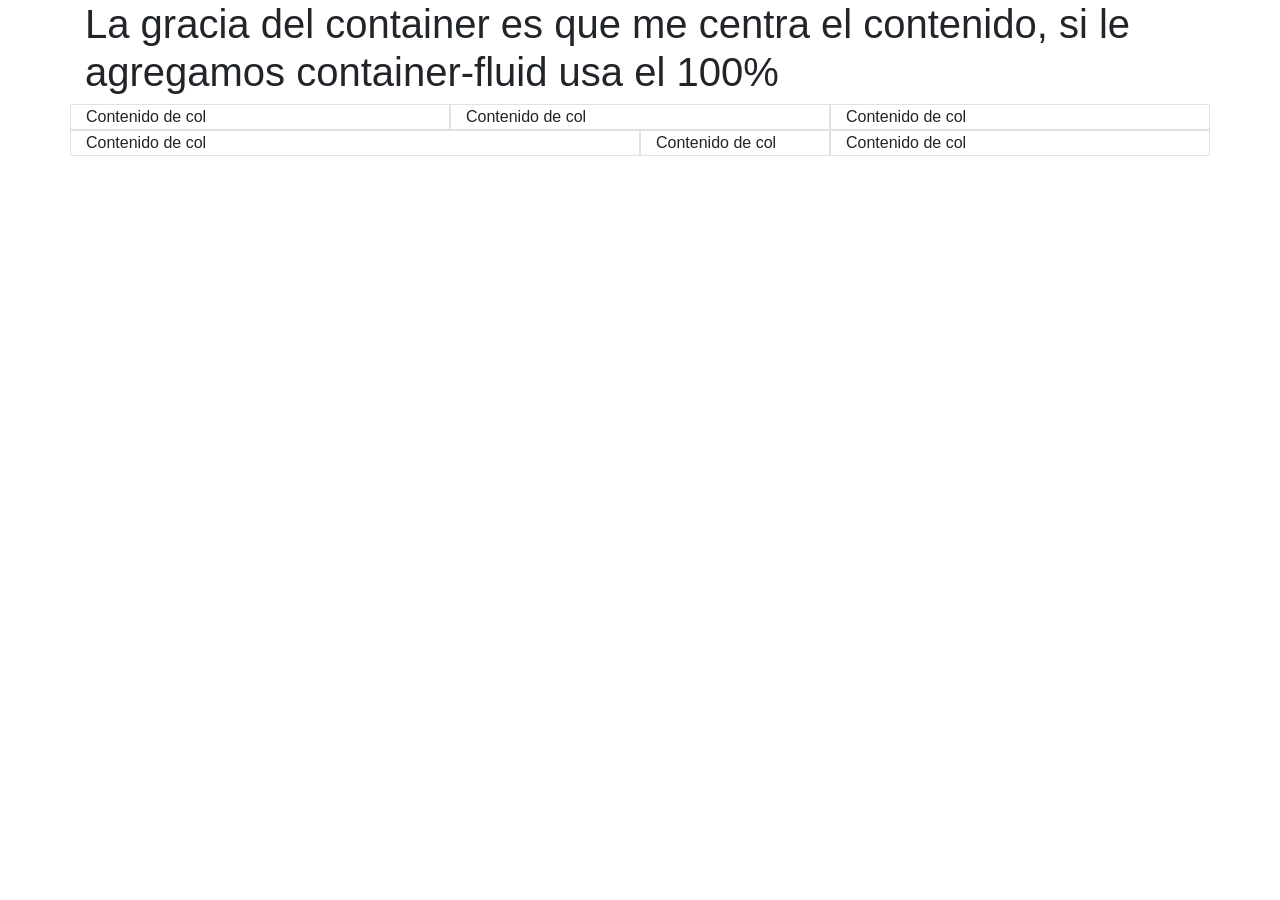
<file: practiva_youtube/index.html>
<!DOCTYPE html>
<html lang="es">
<head>
    <meta charset="UTF-8">
    <meta http-equiv="X-UA-Compatible" content="IE=edge">
    <meta name="viewport" content="width=device-width, initial-scale=1.0">
    <title>Practica bootstrap</title>
    <link rel="stylesheet" href="https://cdn.jsdelivr.net/npm/bootstrap@4.0.0/dist/css/bootstrap.min.css" integrity="sha384-Gn5384xqQ1aoWXA+058RXPxPg6fy4IWvTNh0E263XmFcJlSAwiGgFAW/dAiS6JXm" crossorigin="anonymous">
</head>
<body>

    <div class="container">
        <h1>La gracia del container es que me centra el contenido, si le agregamos container-fluid usa el 100%  </h1>
    </div>


    <div class="container">
        <div class="row">
            <div class="col-4 border">Contenido de col</div>
            <div class="col-4 border">Contenido de col</div>
            <div class="col-4 border">Contenido de col</div>
        </div>

        <div class="row">
            <div class="col-6 border">Contenido de col</div>
            <div class="col-2 border">Contenido de col</div>
            <div class="col-4 border">Contenido de col</div>
        </div>


    </div>
    
</body>
</html>
</file>
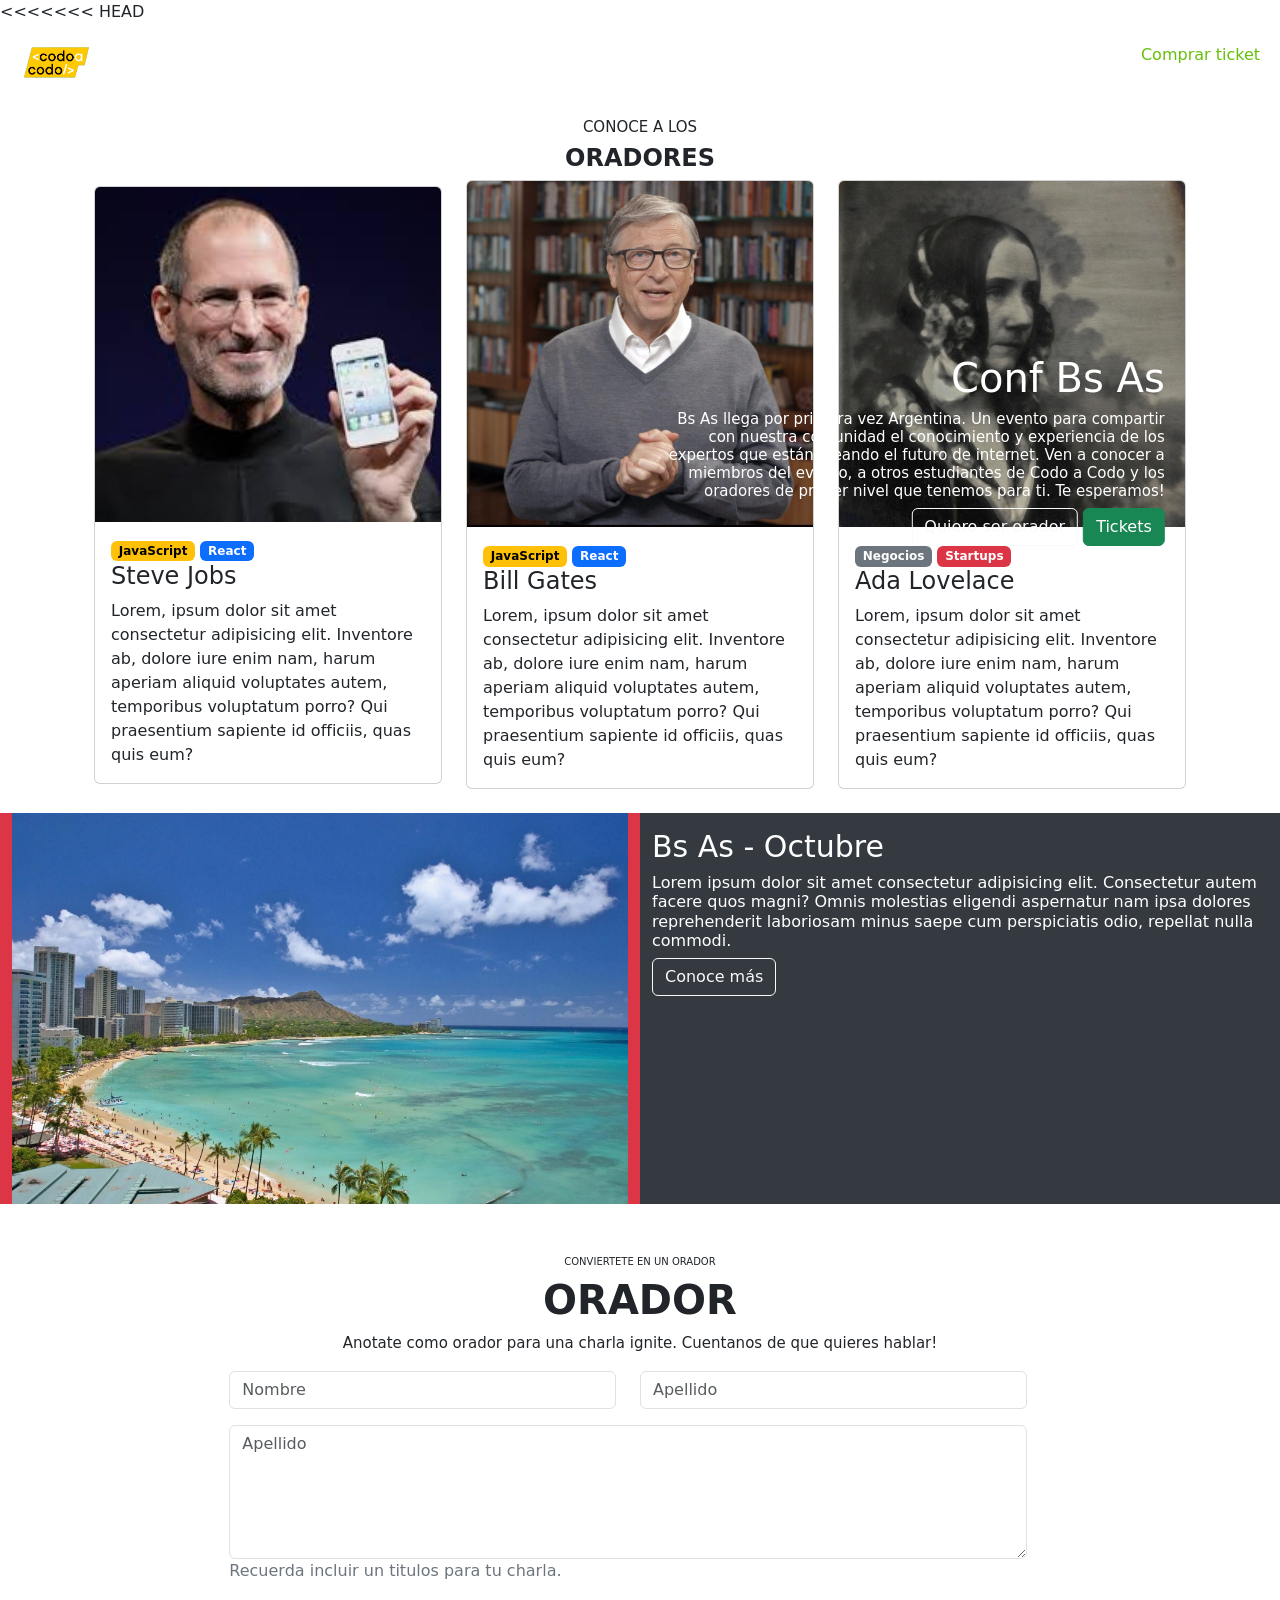
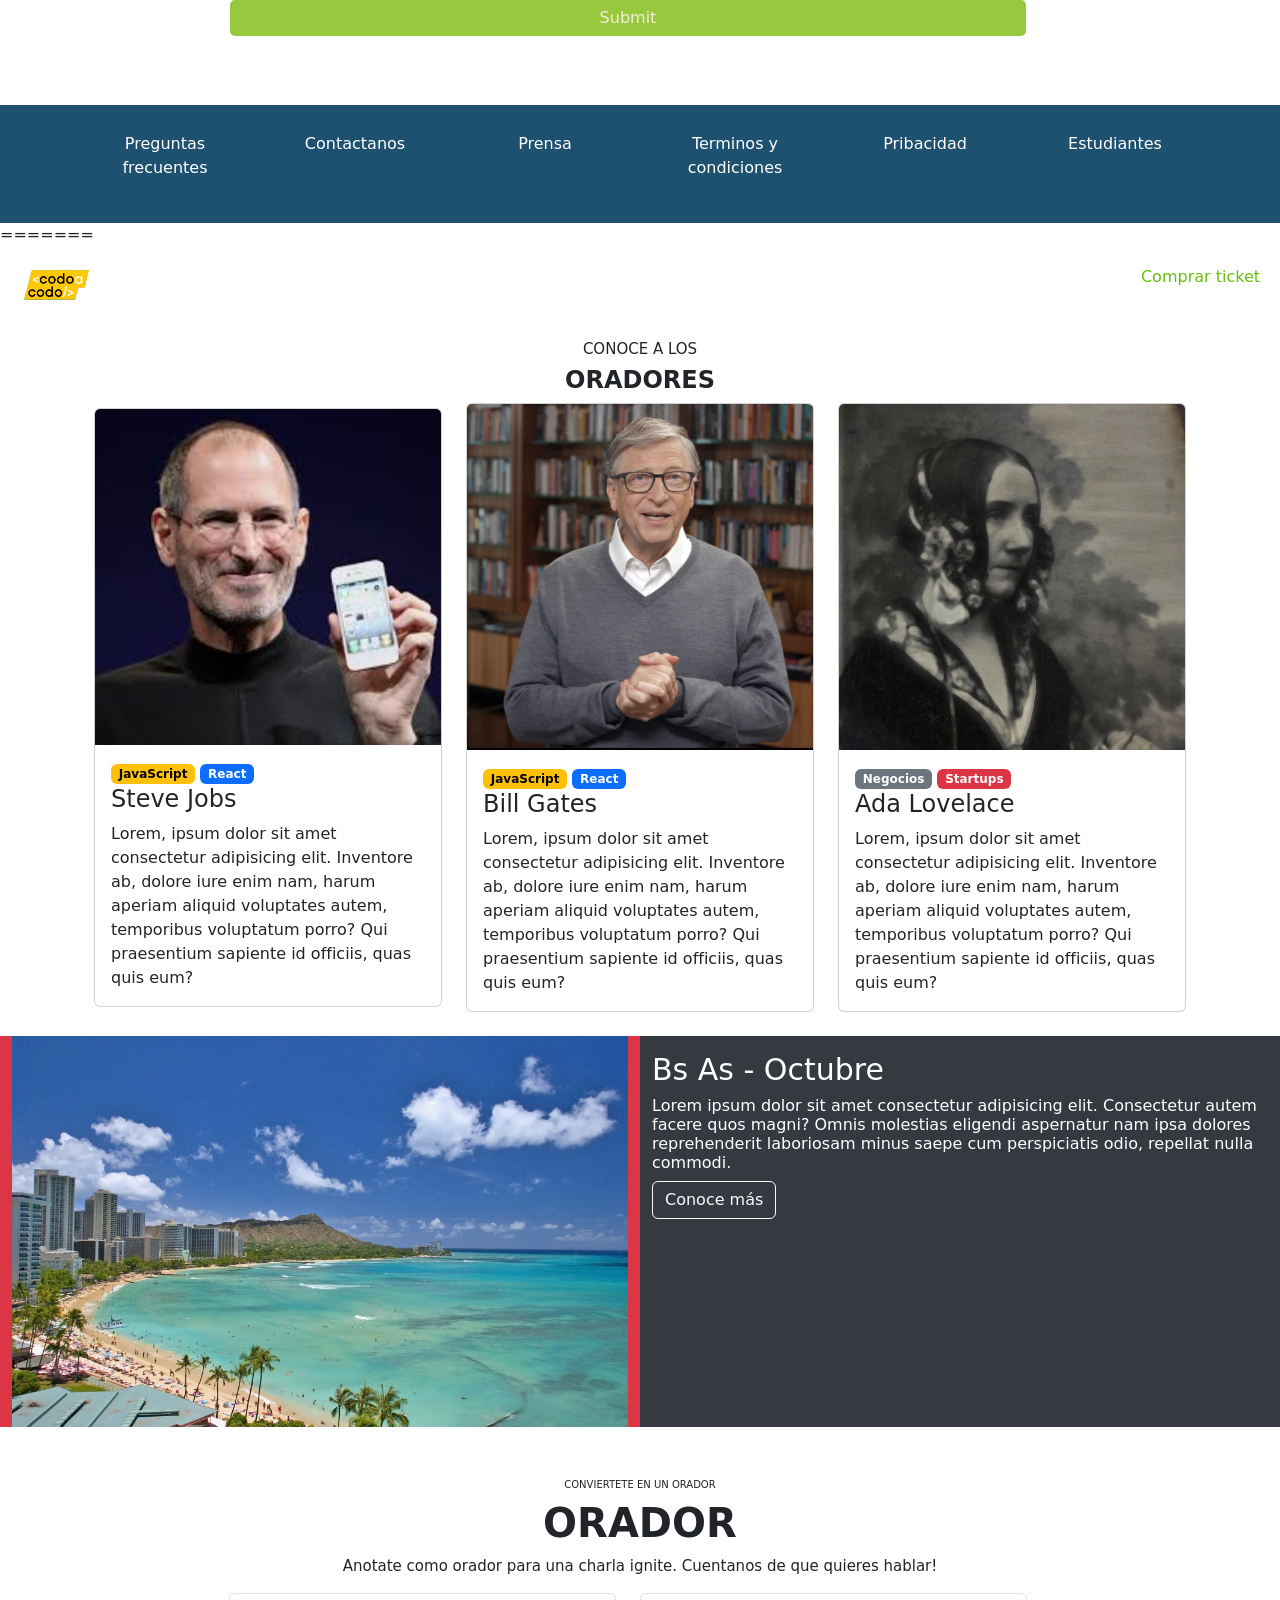
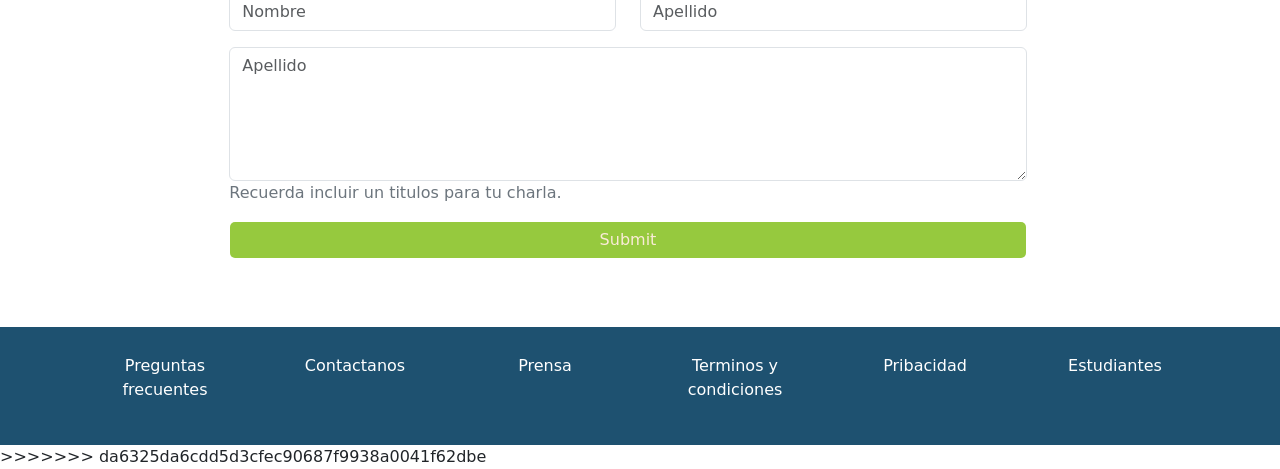
<file: TP_Gob_Ciudad/index.html>
<<<<<<< HEAD
<!DOCTYPE html>
<html lang="es">

<head>
  <meta charset="UTF-8">
  <meta http-equiv="X-UA-Compatible" content="IE=edge">
  <meta name="viewport" content="width=device-width, initial-scale=1.0">
  <title>Conf Bs As</title>
  <!-- Latest compiled and minified CSS -->
  <link href="https://cdn.jsdelivr.net/npm/bootstrap@5.1.3/dist/css/bootstrap.min.css" rel="stylesheet">
  <link rel="stylesheet" href="main.css">
</head>


<!------------------------------- navar --------------------------------------------->

<body>
  <div class="container-fluid colorContenedor">
    <div class="row">
      <nav class="navbar navbar-expand-sm navbar-dark  ">
        <div class="container-fluid">
          <a href="#" class="navbar-brand"><img src="imagenes/codoacodo.png" alt="Avatar Logo" style="width:90px;"
              class="rounded-pill">Conf Bs As</a>
          <button class="navbar-toggler" type="button" data-bs-toggle="collapse" data-bs-target="#mynavbar">
            <span class="navbar-toggler-icon"></span>
          </button>
          <div class="collapse navbar-collapse" id="mynavbar">
            <ul class="navbar-nav me-auto">
              <li class="nav-item">
                <a class="nav-link" href="javascript:void(0)"></a>
              </li>
            </ul>
            <form class="d-flex ">
              <ul class="navbar-nav me-auto">
                <li class="nav-item">
                  <a class="nav-link " href="index.html">La conferencia</a>
                </li>
                <li class="nav-item">
                  <a class="nav-link" href="javascript:void(0)">Los oradores</a>
                </li>
                <li class="nav-item">
                  <a class="nav-link" href="javascript:void(0)">El lugar y la fecha</a>
                </li>
                <li class="nav-item">
                  <a class="nav-link" href="javascript:void(0)">Conviértete en orador</a>
                </li>
                <li class="nav-item">
                  <a class="nav-link" href="ticket.html" style="color: #65c00a;">Comprar ticket</a>
                </li>
              </ul>
            </form>
          </div>
        </div>
      </nav>
    </div>
  </div>


  <!------------------- imagen de fondo con texto ----------------------------------------->

  <div class="imagen-fondo">
    <div class="color-de-las-letras text-end">
      <h1 style="font-size:40px">Conf Bs As</h1>
      <h2 style="font-size:15px;">Bs As llega por primera vez Argentina. Un evento para compartir con nuestra comunidad
        el conocimiento y experiencia de los expertos que están creando el futuro de internet. Ven a conocer a miembros
        del evento, a otros estudiantes de Codo a Codo y los oradores de primer nivel que tenemos para ti. Te esperamos!
      </h2>
      <button type="button" class="btn btn-outline-light">Quiero ser orador</button>
      <button type="button" class="btn btn-success" onclick="location.href='ticket.html'"> Tickets</button>
    </div>
  </div>


  <!------- fila con 3 columnas ------------------------->

  <div class="container">
    <div class="row mt-3">     
      <h3 span style="text-align: center; font-size:15px">CONOCE A LOS</h3>
      <h4 span style="text-align: center;"> <strong>ORADORES</strong></h4>
    </div>

    <div class="container-fluid">
      <div class="row d-flex align-items-center justify-content-end  ">
        <div class="col-4 d-flex  ">          
          <div class="card" style="width:400px">
            <img class="card-img-top" src="imagenes/steve.jpg" alt="Card image" style="width:100%">
            <div class="card-body">
              <span class="badge bg-warning text-black">JavaScript</span>
              <span class="badge bg-primary">React</span>
              <h4 class="card-title">Steve Jobs</h4>
              <p class="card-text">Lorem, ipsum dolor sit amet consectetur adipisicing elit. Inventore ab, dolore iure
                enim nam, harum aperiam aliquid voluptates autem, temporibus voluptatum porro? Qui praesentium sapiente
                id officiis, quas quis eum?</p>
            </div>
          </div>
        </div>


        <div class="col-4 d-flex ">
          <div class="card" style="width:400px">
            <img class="card-img-top" src="imagenes/bill.jpg" alt="Card image" style="width:100%">
            <div class="card-body">
              <span class="badge bg-warning text-black">JavaScript</span>
              <span class="badge bg-primary">React</span>
              <h4 class="card-title">Bill Gates</h4>
              <p class="card-text">Lorem, ipsum dolor sit amet consectetur adipisicing elit. Inventore ab, dolore iure
                enim nam, harum aperiam aliquid voluptates autem, temporibus voluptatum porro? Qui praesentium sapiente
                id officiis, quas quis eum?</p>
            </div>
          </div>
        </div>

        <div class="col-4 d-flex ">
          <div class="card" style="width:400px">
            <img class="card-img-top" src="imagenes/ada.jpeg" alt="Card image" style="width:100%">
            <div class="card-body">
              <span class="badge bg-secondary">Negocios</span>
              <span class="badge bg-danger">Startups</span>
              <h4 class="card-title">Ada Lovelace</h4>
              <p class="card-text">Lorem, ipsum dolor sit amet consectetur adipisicing elit. Inventore ab, dolore iure
                enim nam, harum aperiam aliquid voluptates autem, temporibus voluptatum porro? Qui praesentium sapiente
                id officiis, quas quis eum?</p>
            </div>
          </div>
        </div>
      </div>
    </div>
  </div>

  <!------------- fila ocn imagen ---------------------- -->
<br>
  <div class="container-fluid">
    <div class="row  ">
      <div class="bg-danger col-6 ">
        <img src="imagenes/honolulu.jpg"  class="mx-auto  row" style="width:100%"> 
      </div>
      <div class="  contenedorColor col-6 "> 
          
        <div class="letrah mt-3">
          <h5  style="font-size:30px">Bs As - Octubre</h5>
          <h6>Lorem ipsum dolor sit amet consectetur adipisicing elit. Consectetur autem facere quos magni? Omnis molestias eligendi aspernatur nam ipsa dolores reprehenderit laboriosam minus saepe cum perspiciatis odio, repellat nulla commodi.</h6>
          <button type="button" class="btn btn-outline-light">Conoce más</button>
        </div>
      </div>
      
  </div>
  </div>

  <!----------------- formulario---------------------------------------------------- -->
  <div class=" col-8 container p-1 my-5  ">
    <h1 span style="text-align: center; font-size:10px">CONVIERTETE EN UN ORADOR</h1>
    <h4 span style="text-align: center; font-size:40px"> <strong>ORADOR</strong></h4>
    <p span style="text-align: center; font-size:15px">Anotate como orador para una charla ignite. Cuentanos de que quieres hablar!</p>
    <form>
        <div class="row container-sm">
          <div class="col">
            <input type="text" class="form-control" placeholder="Nombre" >
          </div>
          <div class="col">
            <input type="text" class="form-control" placeholder="Apellido" >
          </div>
          <div class=" mt-3">
          
          <textarea class="form-control" rows="5" id="comment" name="text" placeholder="Apellido"></textarea>
          <p class="text-secondary"> Recuerda incluir un titulos para tu charla.</p>
          <button class="form-control btn boton" type="submit">Submit</button>
          
         </div>    
        </div>
      </form>
  </div>
   
  <!--------------------------- Footer----------------------------------------->
  <footer>
    <br>
    <div class="container ">
      <nav class="row">            
        <ul class="col list-unstyled">         
            <a class="nav-link" href="javascript:void(0)"style="color: white;" >Preguntas frecuentes</a>         
        </ul>
        <ul class="col list-unstyled">          
            <a class="nav-link" href="javascript:void(0)" style="color: white;">Contactanos</a>          
        </ul>
        <ul class="col list-unstyled">          
            <a class="nav-link" href="javascript:void(0)"style="color: white;">Prensa</a>        
        </ul>
        <ul class="col ">          
            <a class="nav-link" href="javascript:void(0)"style="color: white;"> Terminos y condiciones</a>          
        </ul>
        <ul class="col ">          
          <a class="nav-link" href="javascript:void(0)"style="color: white;"> Pribacidad</a>        
      </ul>
      <ul class="col ">          
        <a class="nav-link" href="javascript:void(0)"style="color: white;"> Estudiantes</a>      
    </ul>
      </nav>
      <br>    
    </div>
  </footer>

 

  <!-- Latest compiled JavaScript -->
  <script src="https://cdn.jsdelivr.net/npm/bootstrap@5.1.3/dist/js/bootstrap.bundle.min.js"></script>
</body>

=======
<!DOCTYPE html>
<html lang="es">

<head>
  <meta charset="UTF-8">
  <meta http-equiv="X-UA-Compatible" content="IE=edge">
  <meta name="viewport" content="width=device-width, initial-scale=1.0">
  <title>Conf Bs As</title>
  <!-- Latest compiled and minified CSS -->
  <link href="https://cdn.jsdelivr.net/npm/bootstrap@5.1.3/dist/css/bootstrap.min.css" rel="stylesheet">
  <link rel="stylesheet" href="main.css">
</head>


<!------------------------------- navar --------------------------------------------->

<body>
  <div class="container-fluid colorContenedor">
    <div class="row">
      <nav class="navbar navbar-expand-sm navbar-dark  ">
        <div class="container-fluid">
          <a href="#" class="navbar-brand"><img src="imagenes/codoacodo.png" alt="Avatar Logo" style="width:90px;"
              class="rounded-pill">Conf Bs As</a>
          <button class="navbar-toggler" type="button" data-bs-toggle="collapse" data-bs-target="#mynavbar">
            <span class="navbar-toggler-icon"></span>
          </button>
          <div class="collapse navbar-collapse" id="mynavbar">
            <ul class="navbar-nav me-auto">
              <li class="nav-item">
                <a class="nav-link" href="javascript:void(0)"></a>
              </li>
            </ul>
            <form class="d-flex ">
              <ul class="navbar-nav me-auto">
                <li class="nav-item">
                  <a class="nav-link " href="index.html">La conferencia</a>
                </li>
                <li class="nav-item">
                  <a class="nav-link" href="javascript:void(0)">Los oradores</a>
                </li>
                <li class="nav-item">
                  <a class="nav-link" href="javascript:void(0)">El lugar y la fecha</a>
                </li>
                <li class="nav-item">
                  <a class="nav-link" href="javascript:void(0)">Conviértete en orador</a>
                </li>
                <li class="nav-item">
                  <a class="nav-link" href="ticket.html" style="color: #65c00a;">Comprar ticket</a>
                </li>
              </ul>
            </form>
          </div>
        </div>
      </nav>
    </div>
  </div>


  <!------------------- imagen de fondo con texto ----------------------------------------->

  <div class="imagen-fondo">
    <div class="color-de-las-letras text-end">
      <h1 style="font-size:40px">Conf Bs As</h1>
      <h2 style="font-size:15px;">Bs As llega por primera vez Argentina. Un evento para compartir con nuestra comunidad
        el conocimiento y experiencia de los expertos que están creando el futuro de internet. Ven a conocer a miembros
        del evento, a otros estudiantes de Codo a Codo y los oradores de primer nivel que tenemos para ti. Te esperamos!
      </h2>
      <button type="button" class="btn btn-outline-light">Quiero ser orador</button>
      <button type="button" class="btn btn-success" onclick="location.href='ticket.html'"> Tickets</button>
    </div>
  </div>


  <!------- fila con 3 columnas ------------------------->

  <div class="container">
    <div class="row mt-3">     
      <h3 span style="text-align: center; font-size:15px">CONOCE A LOS</h3>
      <h4 span style="text-align: center;"> <strong>ORADORES</strong></h4>
    </div>

    <div class="container-fluid">
      <div class="row d-flex align-items-center justify-content-end  ">
        <div class="col-4 d-flex  ">          
          <div class="card" style="width:400px">
            <img class="card-img-top" src="imagenes/steve.jpg" alt="Card image" style="width:100%">
            <div class="card-body">
              <span class="badge bg-warning text-black">JavaScript</span>
              <span class="badge bg-primary">React</span>
              <h4 class="card-title">Steve Jobs</h4>
              <p class="card-text">Lorem, ipsum dolor sit amet consectetur adipisicing elit. Inventore ab, dolore iure
                enim nam, harum aperiam aliquid voluptates autem, temporibus voluptatum porro? Qui praesentium sapiente
                id officiis, quas quis eum?</p>
            </div>
          </div>
        </div>


        <div class="col-4 d-flex ">
          <div class="card" style="width:400px">
            <img class="card-img-top" src="imagenes/bill.jpg" alt="Card image" style="width:100%">
            <div class="card-body">
              <span class="badge bg-warning text-black">JavaScript</span>
              <span class="badge bg-primary">React</span>
              <h4 class="card-title">Bill Gates</h4>
              <p class="card-text">Lorem, ipsum dolor sit amet consectetur adipisicing elit. Inventore ab, dolore iure
                enim nam, harum aperiam aliquid voluptates autem, temporibus voluptatum porro? Qui praesentium sapiente
                id officiis, quas quis eum?</p>
            </div>
          </div>
        </div>

        <div class="col-4 d-flex ">
          <div class="card" style="width:400px">
            <img class="card-img-top" src="imagenes/ada.jpeg" alt="Card image" style="width:100%">
            <div class="card-body">
              <span class="badge bg-secondary">Negocios</span>
              <span class="badge bg-danger">Startups</span>
              <h4 class="card-title">Ada Lovelace</h4>
              <p class="card-text">Lorem, ipsum dolor sit amet consectetur adipisicing elit. Inventore ab, dolore iure
                enim nam, harum aperiam aliquid voluptates autem, temporibus voluptatum porro? Qui praesentium sapiente
                id officiis, quas quis eum?</p>
            </div>
          </div>
        </div>
      </div>
    </div>
  </div>

  <!------------- fila ocn imagen ---------------------- -->
<br>
  <div class="container-fluid">
    <div class="row  ">
      <div class="bg-danger col-6 ">
        <img src="imagenes/honolulu.jpg"  class="mx-auto  row" style="width:100%"> 
      </div>
      <div class="  contenedorColor col-6 "> 
          
        <div class="letrah mt-3">
          <h5  style="font-size:30px">Bs As - Octubre</h5>
          <h6>Lorem ipsum dolor sit amet consectetur adipisicing elit. Consectetur autem facere quos magni? Omnis molestias eligendi aspernatur nam ipsa dolores reprehenderit laboriosam minus saepe cum perspiciatis odio, repellat nulla commodi.</h6>
          <button type="button" class="btn btn-outline-light">Conoce más</button>
        </div>
      </div>
      
  </div>
  </div>

  <!----------------- formulario---------------------------------------------------- -->
  <div class=" col-8 container p-1 my-5  ">
    <h1 span style="text-align: center; font-size:10px">CONVIERTETE EN UN ORADOR</h1>
    <h4 span style="text-align: center; font-size:40px"> <strong>ORADOR</strong></h4>
    <p span style="text-align: center; font-size:15px">Anotate como orador para una charla ignite. Cuentanos de que quieres hablar!</p>
    <form>
        <div class="row container-sm">
          <div class="col">
            <input type="text" class="form-control" placeholder="Nombre" >
          </div>
          <div class="col">
            <input type="text" class="form-control" placeholder="Apellido" >
          </div>
          <div class=" mt-3">
          
          <textarea class="form-control" rows="5" id="comment" name="text" placeholder="Apellido"></textarea>
          <p class="text-secondary"> Recuerda incluir un titulos para tu charla.</p>
          <button class="form-control btn boton" type="submit">Submit</button>
          
         </div>    
        </div>
      </form>
  </div>
   
  <!--------------------------- Footer----------------------------------------->
  <footer>
    <br>
    <div class="container ">
      <nav class="row">            
        <ul class="col list-unstyled">         
            <a class="nav-link" href="javascript:void(0)"style="color: white;" >Preguntas frecuentes</a>         
        </ul>
        <ul class="col list-unstyled">          
            <a class="nav-link" href="javascript:void(0)" style="color: white;">Contactanos</a>          
        </ul>
        <ul class="col list-unstyled">          
            <a class="nav-link" href="javascript:void(0)"style="color: white;">Prensa</a>        
        </ul>
        <ul class="col ">          
            <a class="nav-link" href="javascript:void(0)"style="color: white;"> Terminos y condiciones</a>          
        </ul>
        <ul class="col ">          
          <a class="nav-link" href="javascript:void(0)"style="color: white;"> Pribacidad</a>        
      </ul>
      <ul class="col ">          
        <a class="nav-link" href="javascript:void(0)"style="color: white;"> Estudiantes</a>      
    </ul>
      </nav>
      <br>    
    </div>
  </footer>

 

  <!-- Latest compiled JavaScript -->
  <script src="https://cdn.jsdelivr.net/npm/bootstrap@5.1.3/dist/js/bootstrap.bundle.min.js"></script>
</body>

>>>>>>> da6325da6cdd5d3cfec90687f9938a0041f62dbe
</html>
</file>
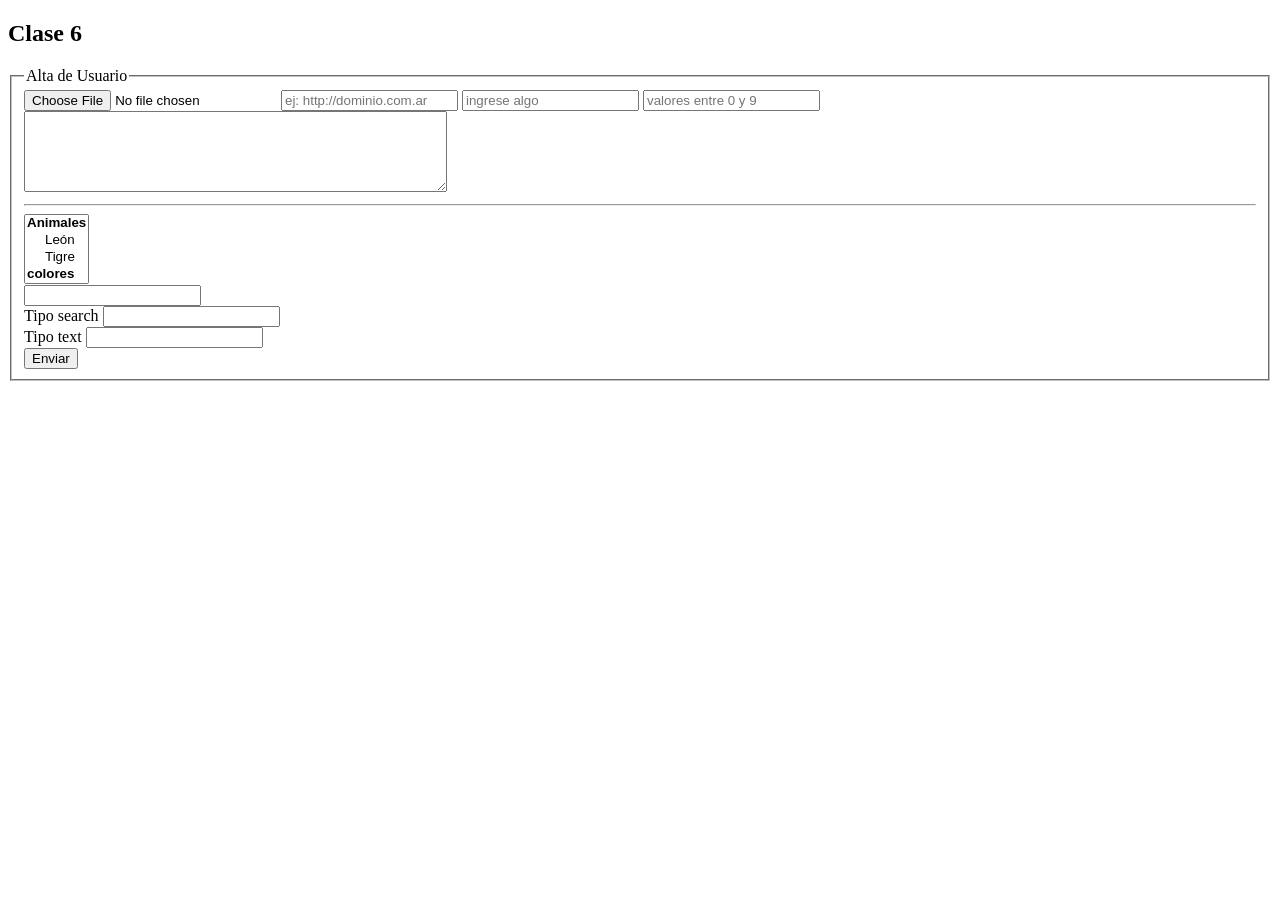
<file: Clase6/ejercicio-clase6/index.html>
<!DOCTYPE html>
<html lang="en">
<head>
    <meta charset="UTF-8">
    <meta http-equiv="X-UA-Compatible" content="IE=edge">
    <meta name="viewport" content="width=device-width, initial-scale=1.0">
    <title>Ejercicio clase6</title>
</head>
<body>
    
    <main>

        <section>
            <h1>Clase 6</h1>
            <fieldset>
                <legend>
                    Alta de Usuario
                </legend>
                <form action="AltaUsuario.html" method="GET">
                    <input type="file" name="dni-frente" >
                    <input type="hidden" value="valoroculto" name="campoHidden">
                    
                    <input type="url" name="url" placeholder="ej: http://dominio.com.ar"> 
                    <input type="text" name="nombre" required placeholder="ingrese algo">

                    <input type="text" placeholder="valores entre 0 y 9" required pattern="[0-9]" title="Solo número entre 0 y 9">
                    <br>
                    <textarea name="info-extra" cols="50" rows="5" required></textarea>
                    <hr>
                    
                    <select name="selectMultiple" multiple required>
                        <optgroup label="Animales">
                            <option>León</option>
                            <option>Tigre</option>
                        </optgroup>
                        <optgroup label="colores">
                            <option>Rojo</option>
                            <option>Verde</option>
                            <option>Azul</option>
                        </optgroup>
                    </select>
                    <br>

                    <input list="browser" name="databrowser">
                    <datalist id="browser">
                        <option>EDGE</option>
                        <option>Chrome</option>
                        <option>Firefox</option>
                        <option>Opera</option>
                    </datalist>

                    <br>
                    <label for="buscar">Tipo search</label>
                    <input type="search" name="buscar" id="buscar"/>
                    <br>
                    <label for="buscarText">Tipo text</label>
                    <input type="text" name="buscarText"/>
                    </br>
                    <input type="submit" value="Enviar">

                </form>                
            </fieldset>
        </section>

    </main>
</body>
</html>
</file>
<file: clase7.0/style.css>
/* comentario linea */

/*
    comentario multilinea
*/

/*
    TEMA SELECTORES
    tipos:
    selectores simples
    elemetales / de atributos

    elemtales:  univesal *{}
                de tipo o etiqueta ej: body {}
*/

/*
* {
    background-color: rgb(180, 80, 150);
}
*/
body {
    background-color: rgb(180, 153, 80);
}

/*aplicar estilos classes*/
#header {
    background-color: rgb(0, 255, 55);
}

/*aplicar estilos a un selector por id*/
#nav {
    background-color: chocolate;
}

/*aplicar estilos por clases*/
.cabecera {
    background-color: darkkhaki;
}

/*PARA INDEX2.HTML*/
.contenedor {
    background-color: rgb(107, 189, 111);
}

.section {
    background-color: pink;
}
</file>
<file: Clase8/styles.css>
/*tercer forma*/
@import url('https://fonts.googleapis.com/css2?family=Roboto+Slab:wght@100&display=swap');

h1 {
    cursor: pointer;
}
* {
    font-family: 'Roboto Slab', serif;
}
nav ul {
    color: rgb(255, 0, 34) ;
}
nav ul li {
    list-style: circle;
}
nav ul li a{
    text-decoration: none;
    font-size: 24px;
    font-style: italic;
}

/*propiedades de texto*/
.text-right {
    letter-spacing: 3px;
    text-align: justify; /*left | right | */
    word-spacing: 15px;
    text-transform: capitalize /*lowercase | uppercase | capitalize*/;
    text-decoration: line-through /*overline| underline |overline underline*/;
    text-decoration-color: blueviolet;
    text-decoration-style: solid /*wavy | double*/;
}
.text-right span {
    word-spacing: 2px;
}

/*texto con sombra*/
h3 {
    font-family: 'Courier New';
    text-shadow: 1px 1px royalblue;
    font-weight: 700;
}

/*bordes*/
section table {
    border-left: 2px solid pink;
    border-right: 2px solid red;
    border-top: 2px solid blue;
    border-bottom: 2px solid green;
}

section table td {
    border-left: 5px solid rgb(0, 255, 234);
    border-right: 5px solid rgb(0, 255, 234);
    border-bottom: 5px solid rgb(0, 255, 234);
    border-top: 5px solid rgb(0, 255, 234);
}
/*agregar estilos para que los th tengan distintos colores de bordes*/
</file>
<file: TP_Gob_Ciudad/main.css>
<<<<<<< HEAD
/*---------------primer parte--------------------------------------- */
=======

>>>>>>> da6325da6cdd5d3cfec90687f9938a0041f62dbe
.colorContenedor {
    background-color: #353A40;
}

<<<<<<< HEAD
/*--------------segunda parte -------------------------------------- */
=======
>>>>>>> da6325da6cdd5d3cfec90687f9938a0041f62dbe

.imagen-fondo {

    background: linear-gradient(to right, #0c0c0c73, #0303037e, #12121373), url(imagenes/ba1.jpg);
    /* W3C, IE 10+/ Edge, Firefox 16+, Chrome 26+, Opera 12+, Safari 7+ */

    height: 500px;
    background-position: center;
    background-repeat: no-repeat;
    background-size: cover;
    position: relative;
}

.color-de-las-letras {
    color: white;
    text-align: center;
    position: absolute;
    top: 50%;
    left: 55%;
    right: 5%;

    transform: translate(-10%, -50%);
    position: absolute;
}
.contenedorColor{
    background: #353A40;

}
.letrah{
    color: rgb(255, 255, 255);
    position: absolute;
}

.totalAPagar {
    color:rgb(81, 150, 245);
    background-color: rgb(182, 235, 251);
}

.boton{
    color: antiquewhite;
    background-color: #96c93e;
    
}

footer {
    text-align: center;
    padding: 3px;
    background-color: #1e5170;
    color: white;
    background-image: linear-gradient(to right, rgb(36, 59, 66), rgb(36, 63, 119))
<<<<<<< HEAD
  }
=======
  }
>>>>>>> da6325da6cdd5d3cfec90687f9938a0041f62dbe
</file>
